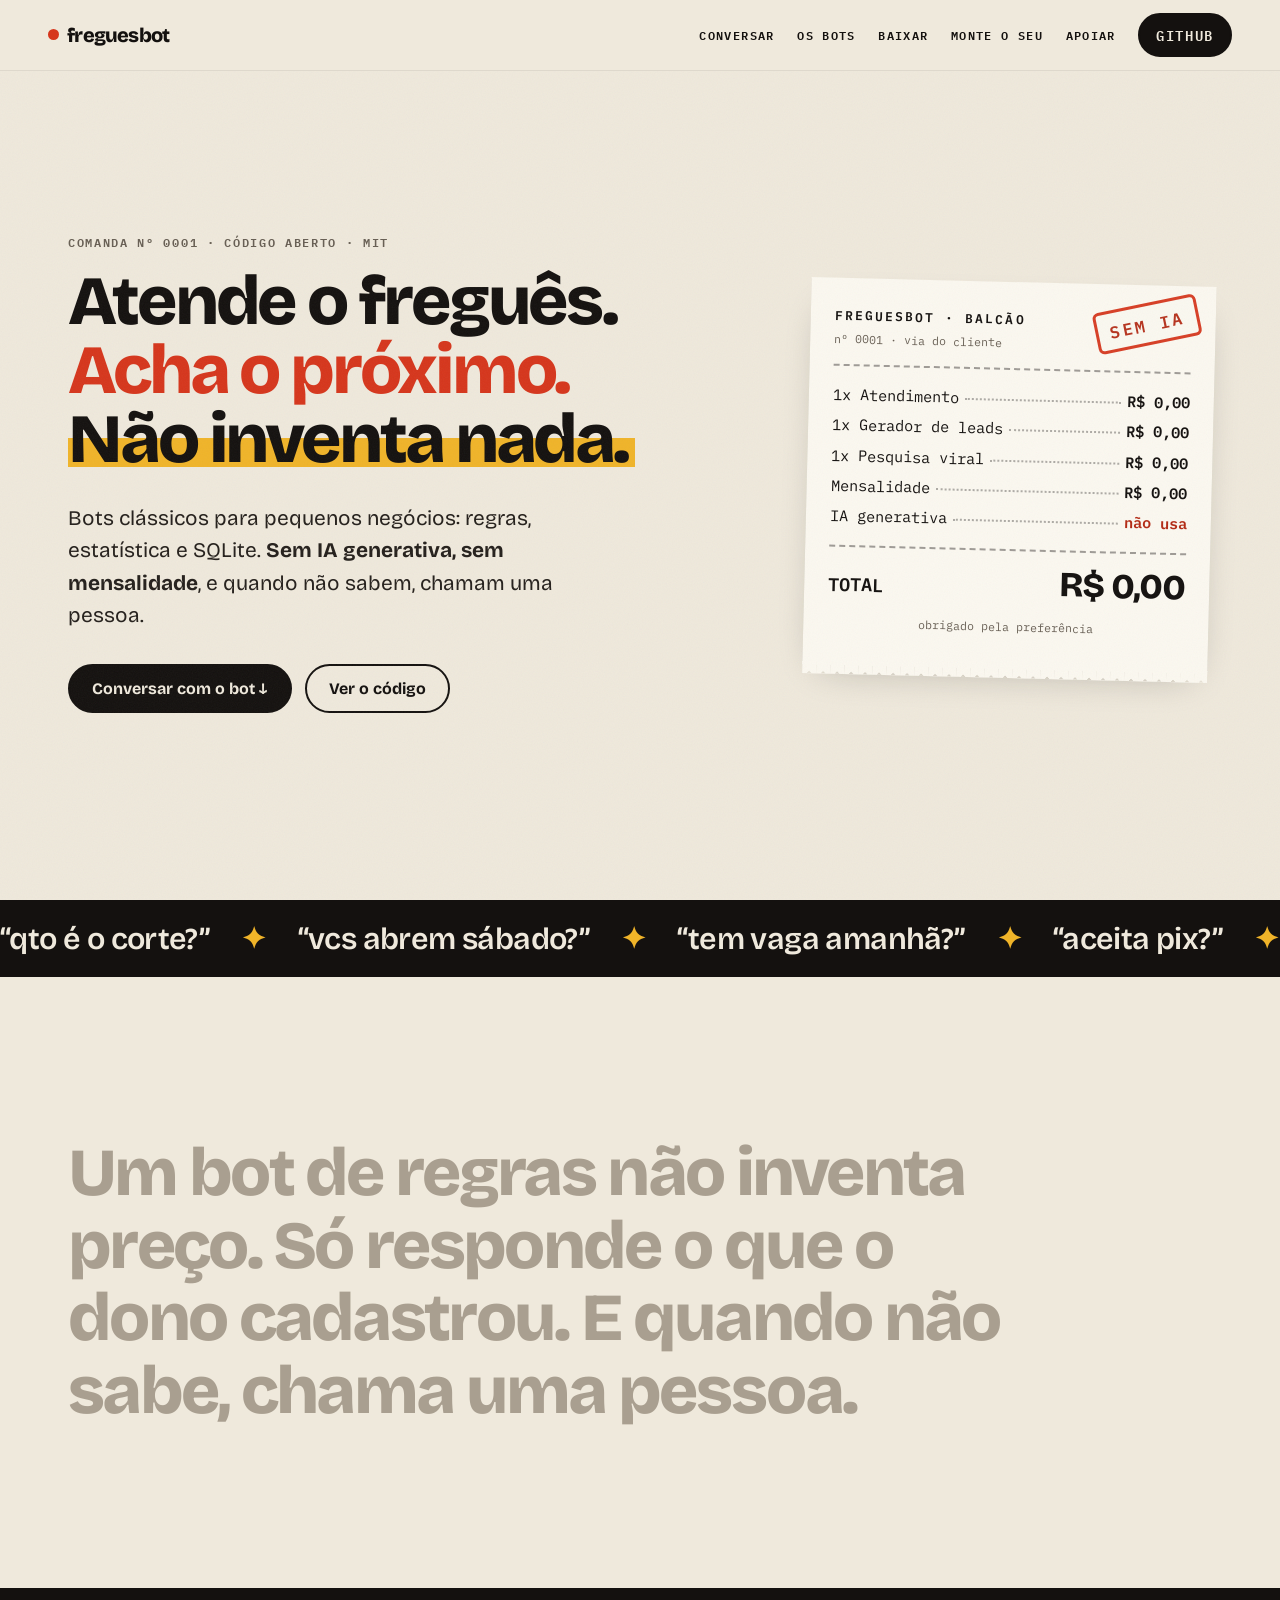
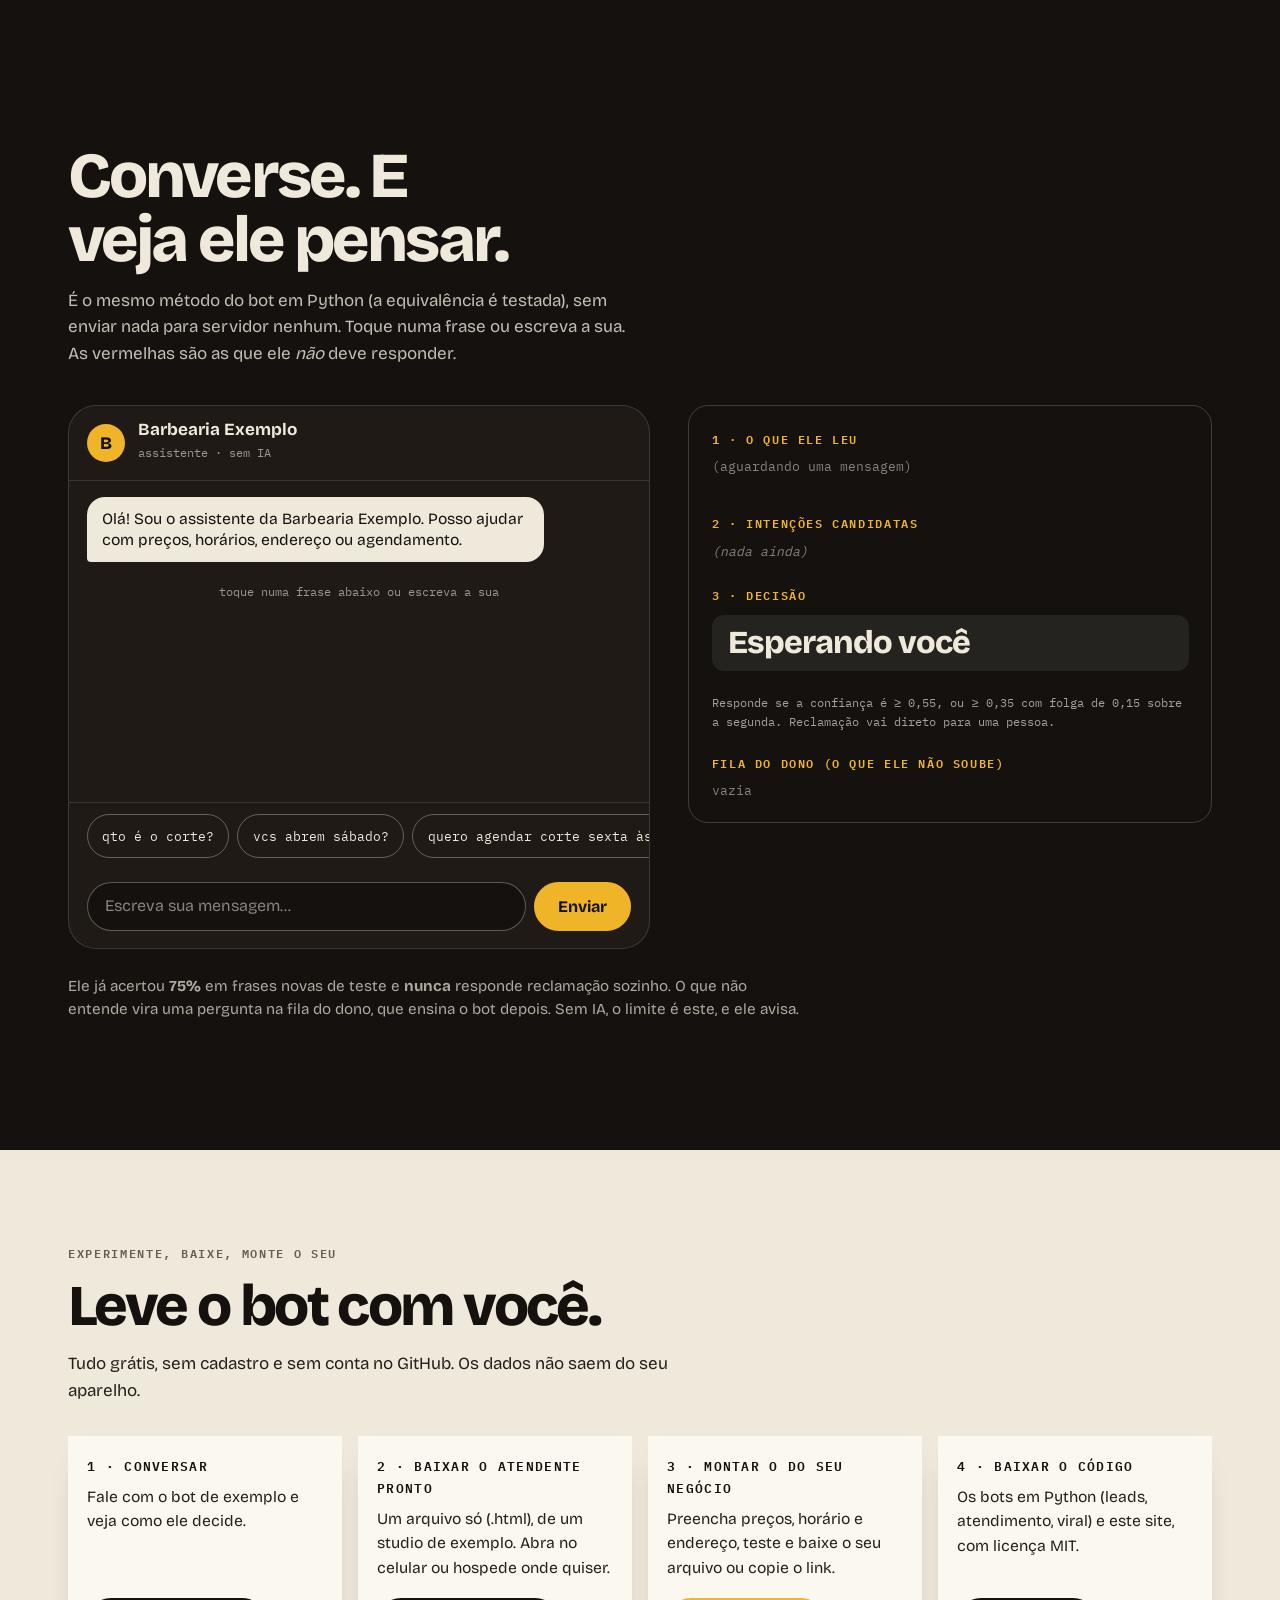
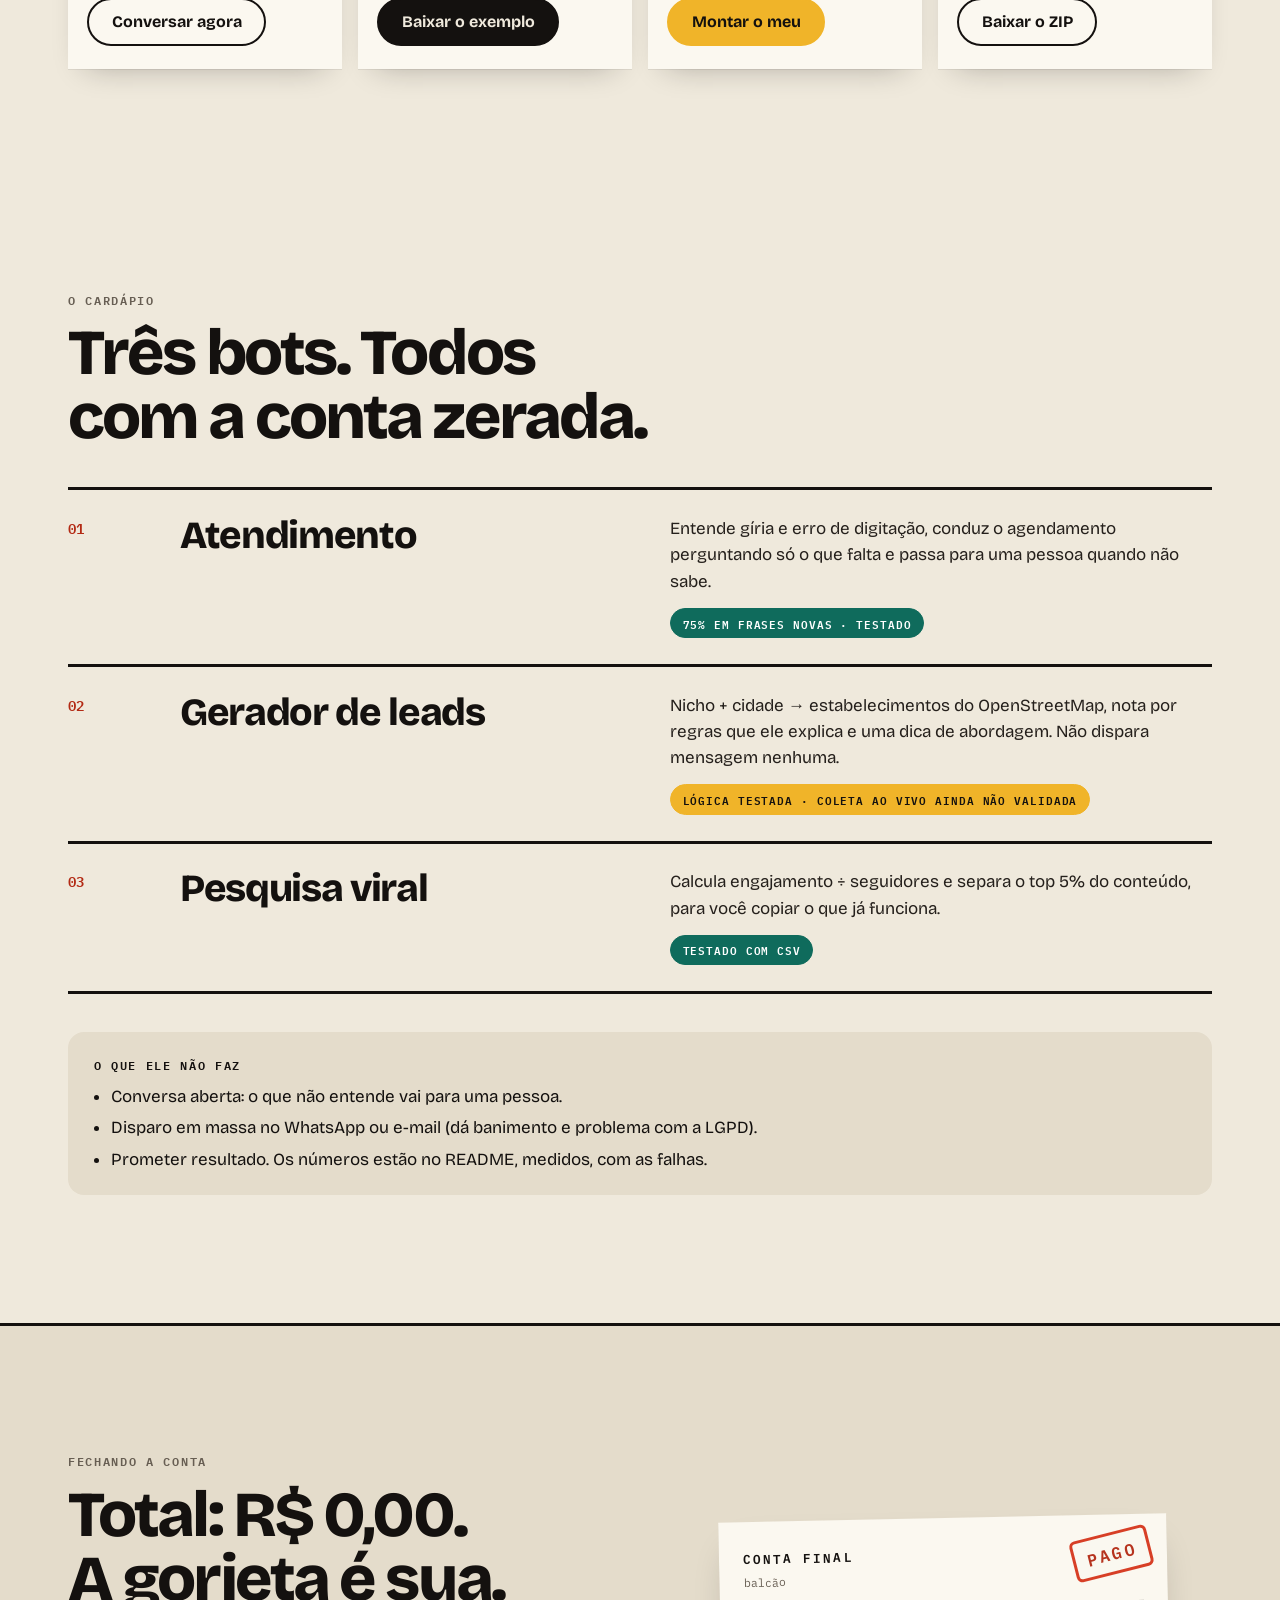
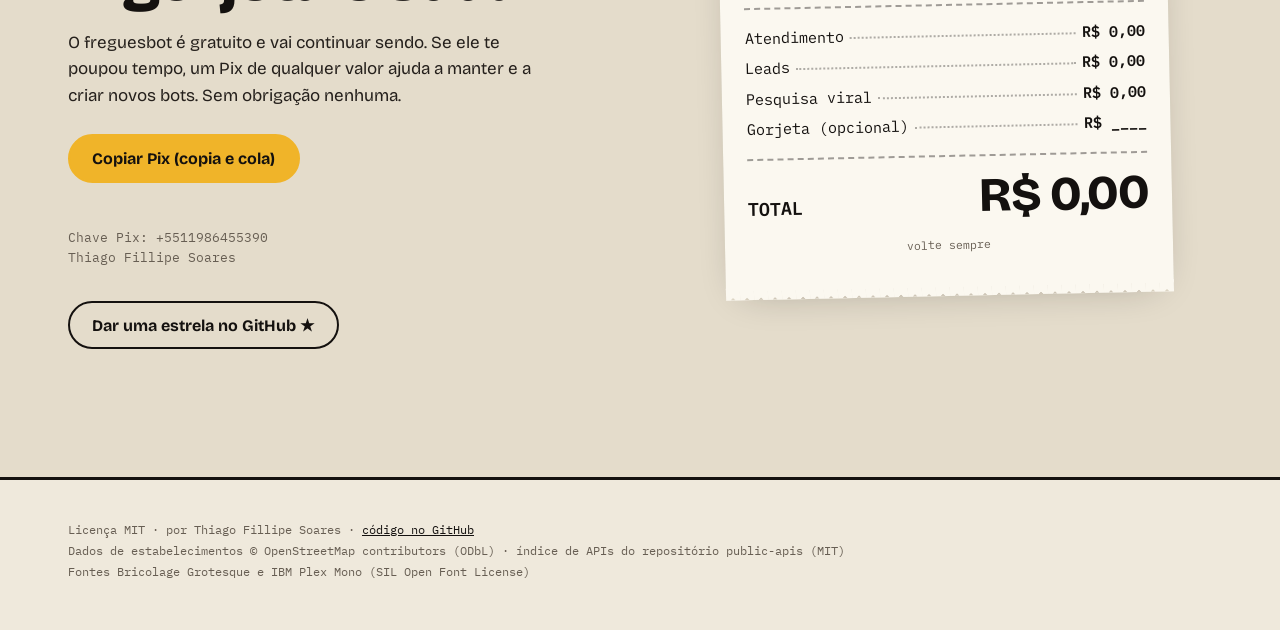
<file: index.html>
<!doctype html>
<html lang="pt-BR">
<head>
<meta charset="utf-8">
<title>freguesbot</title>
<meta http-equiv="refresh" content="0; url=docs/">
<link rel="canonical" href="https://thiagollipe-web.github.io/freguesbot/docs/">
<script>location.replace("docs/");</script>
</head>
<body><p>Redirecionando… <a href="docs/">abrir o freguesbot</a></p></body>
</html>
</file>
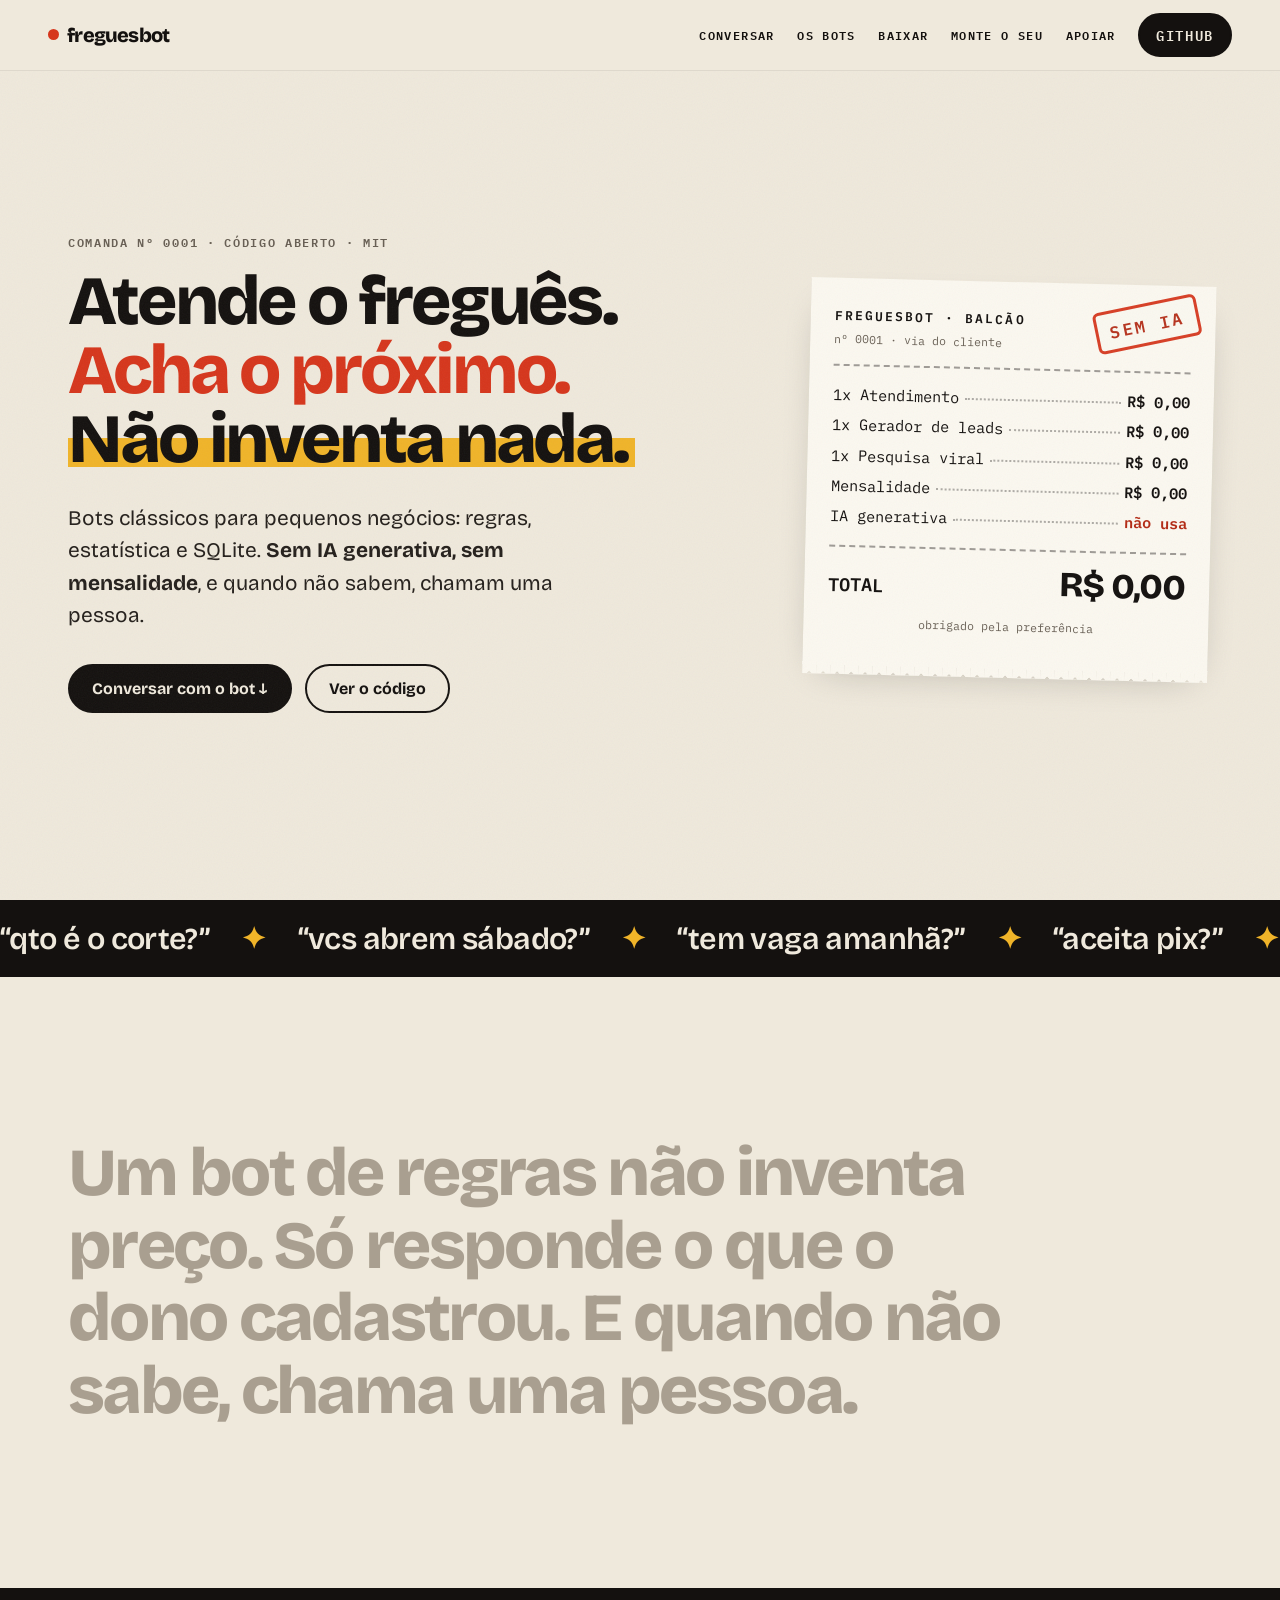
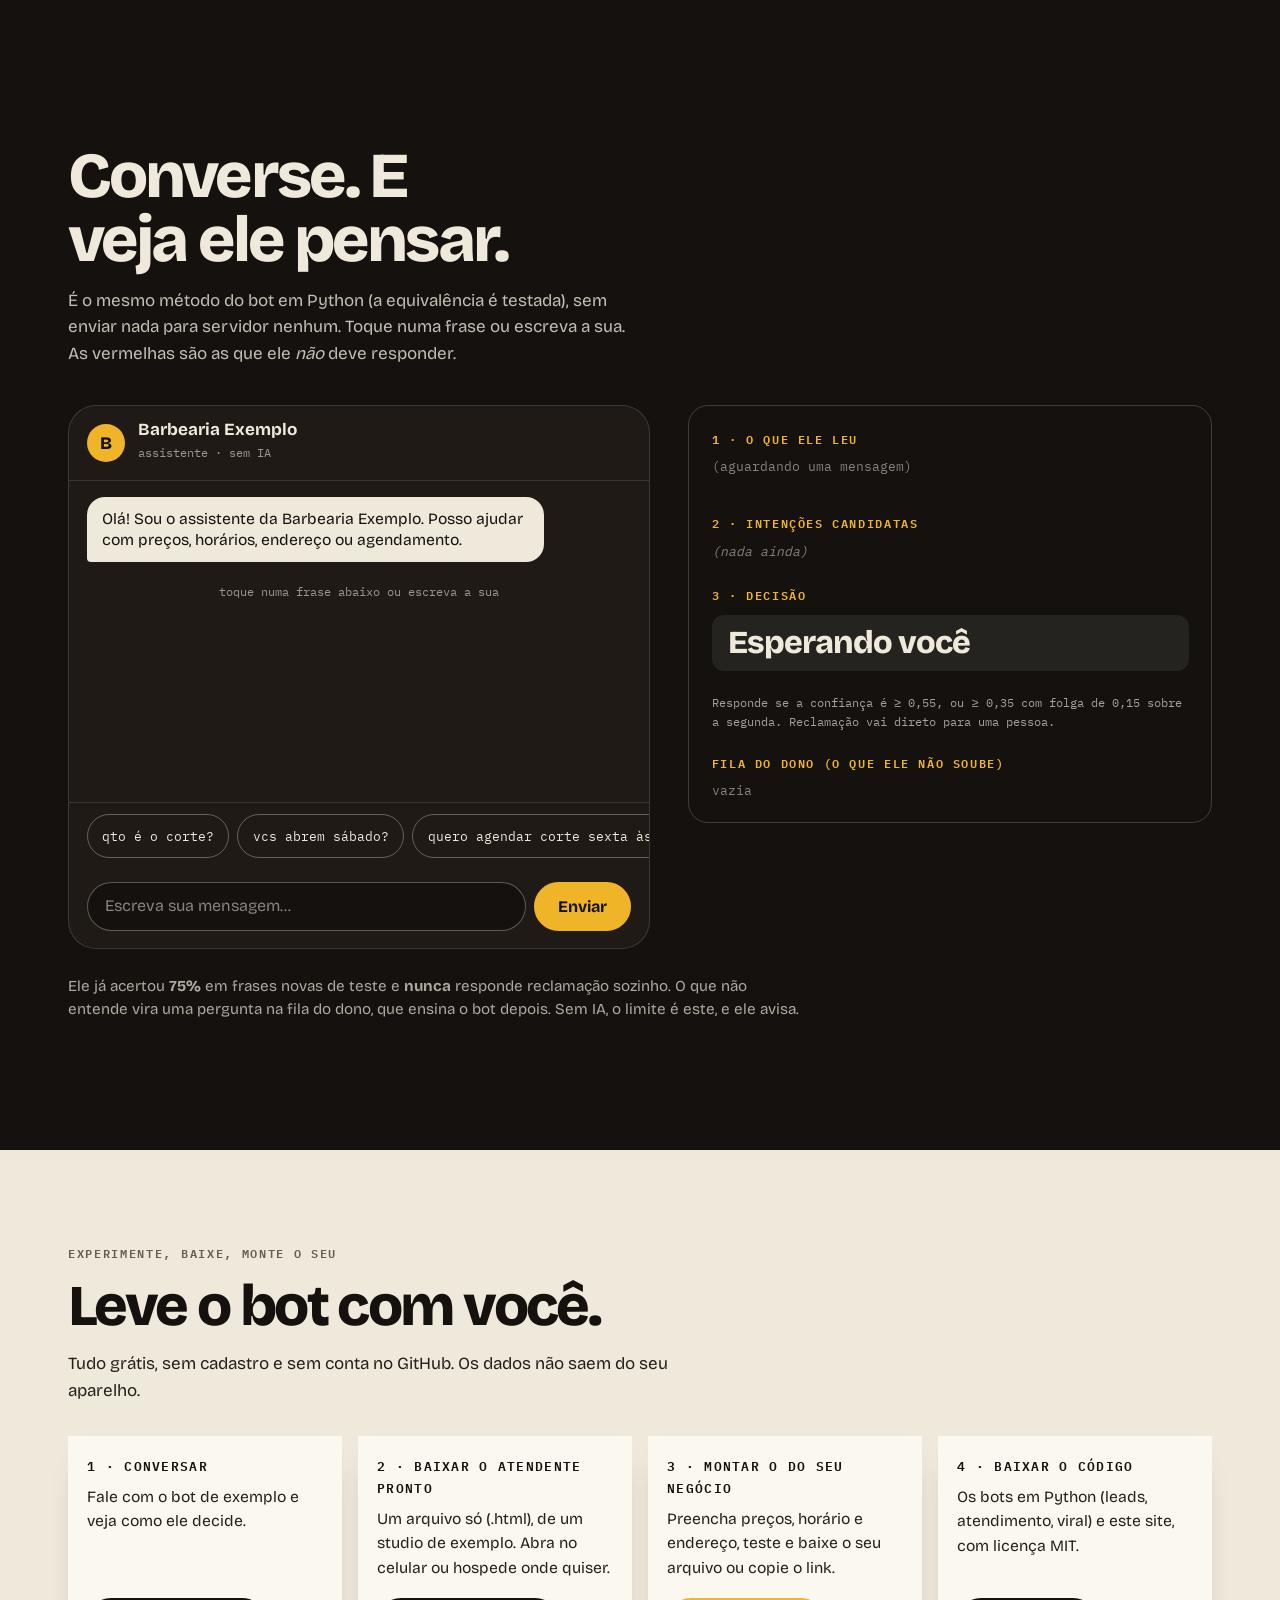
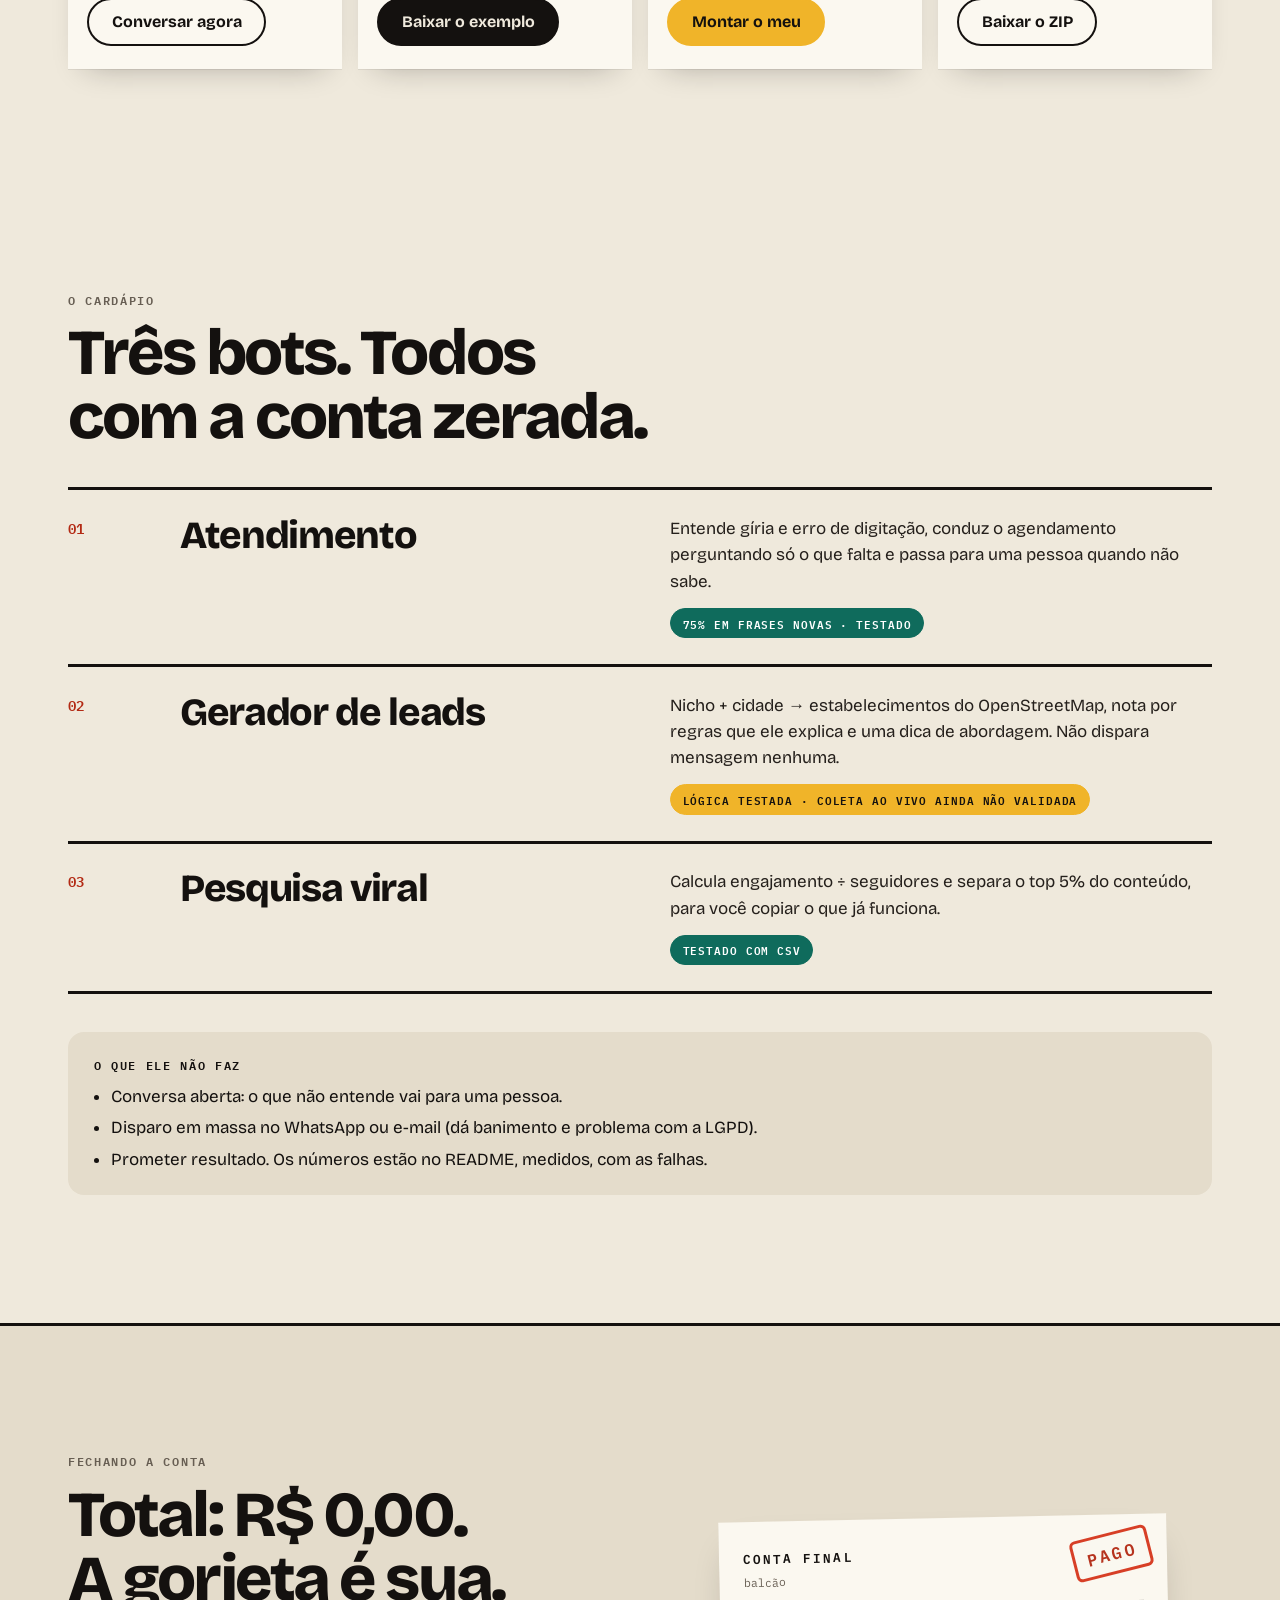
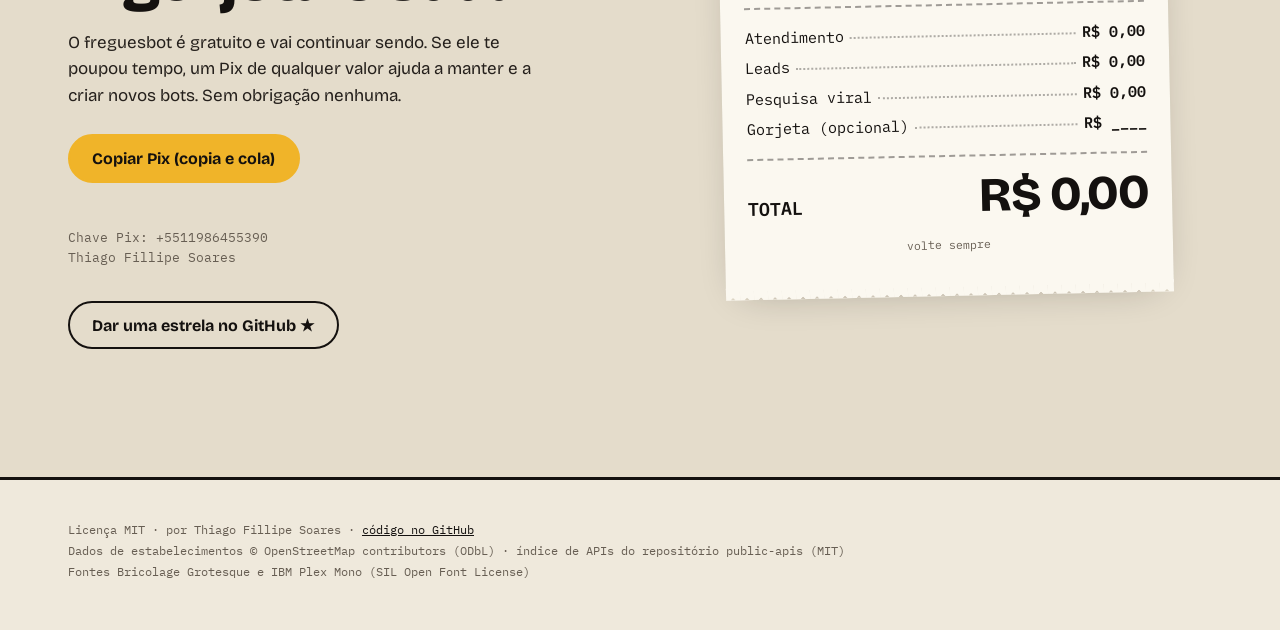
<file: docs/index.html>
<!doctype html>
<html lang="pt-BR">
<head>
<meta charset="utf-8">
<meta name="viewport" content="width=device-width, initial-scale=1">
<title>freguesbot — bots que atendem o balcão, sem IA e sem mensalidade</title>
<meta name="description" content="Bots clássicos em Python, código aberto: atendem clientes, acham leads e chamam uma pessoa quando não sabem. Sem IA generativa, sem mensalidade. Converse com um aqui.">
<meta name="theme-color" content="#efe9dc">
<meta property="og:title" content="freguesbot — bots que atendem o balcão">
<meta property="og:description" content="Sem IA generativa, sem mensalidade, código aberto. Converse com o bot na página.">
<meta property="og:type" content="website">
<meta property="og:image" content="https://thiagollipe-web.github.io/freguesbot/docs/og.png">
<meta name="twitter:card" content="summary_large_image">
<link rel="icon" href="data:image/svg+xml,%3Csvg xmlns='http://www.w3.org/2000/svg' viewBox='0 0 32 32'%3E%3Crect width='32' height='32' rx='8' fill='%2314110f'/%3E%3Ccircle cx='16' cy='16' r='6' fill='%23d6361c'/%3E%3C/svg%3E">
<link rel="preload" href="fonts/bricolage-grotesque-latin-wght-normal.woff2" as="font" type="font/woff2" crossorigin>
<link rel="stylesheet" href="style.css">
<script>document.documentElement.classList.add("js")</script>
</head>
<body>
<a class="skip" href="#demo">Ir para a demonstração</a>
<div class="bar" id="bar" aria-hidden="true"></div>

<header class="top">
  <a class="logo" href="#topo" aria-label="freguesbot, início"><i></i>freguesbot</a>
  <nav aria-label="Principal">
    <a class="nav-link" href="#demo">Conversar</a>
    <a class="nav-link" href="#bots">Os bots</a>
    <a class="nav-link" href="#baixar">Baixar</a>
    <a class="nav-link" href="montar.html">Monte o seu</a>
    <a class="nav-link" href="#apoio">Apoiar</a>
    <a class="btn mini" href="#" id="gh-top">GitHub</a>
  </nav>
</header>

<main id="topo">
  <section class="hero" aria-labelledby="h1">
    <div class="wrap">
      <div>
        <p class="eyebrow rv">Comanda nº 0001 · código aberto · MIT</p>
        <h1 id="h1">
          <span class="l"><span style="--d:.05s">Atende o freguês.</span></span>
          <span class="l t"><span style="--d:.18s">Acha o próximo.</span></span>
          <span class="l"><span class="m" style="--d:.31s">Não inventa nada.</span></span>
        </h1>
        <p class="lede rv" style="--d:.5s">Bots clássicos para pequenos negócios: regras, estatística e SQLite. <strong>Sem IA generativa, sem mensalidade</strong>, e quando não sabem, chamam uma pessoa.</p>
        <div class="cta rv" style="--d:.65s">
          <a class="btn" href="#demo" data-magnet>Conversar com o bot ↓</a>
          <a class="btn ghost" href="#" id="gh-hero" data-magnet>Ver o código</a>
        </div>
      </div>
      <section class="ticket" id="ticket1" aria-label="Comanda do freguesbot">
        <h2>freguesbot · balcão</h2>
        <p class="sub">nº 0001 · via do cliente</p>
        <ul>
          <li style="--d:.5s"><span>1x Atendimento</span><i aria-hidden="true"></i><b>R$ 0,00</b></li>
          <li style="--d:.65s"><span>1x Gerador de leads</span><i aria-hidden="true"></i><b>R$ 0,00</b></li>
          <li style="--d:.8s"><span>1x Pesquisa viral</span><i aria-hidden="true"></i><b>R$ 0,00</b></li>
          <li style="--d:.95s"><span>Mensalidade</span><i aria-hidden="true"></i><b>R$ 0,00</b></li>
          <li class="no" style="--d:1.1s"><span>IA generativa</span><i aria-hidden="true"></i><b>não usa</b></li>
        </ul>
        <p class="total"><span>TOTAL</span><b>R$ 0,00</b></p>
        <p class="foot">obrigado pela preferência</p>
        <span class="stamp" aria-hidden="true">SEM IA</span>
      </section>
    </div>
  </section>

  <section class="marquee" aria-label="Frases de clientes que o bot entende">
    <div class="track">
      <p>“qto é o corte?” <span>✦</span> “vcs abrem sábado?” <span>✦</span> “tem vaga amanhã?” <span>✦</span> “aceita pix?” <span>✦</span> “onde fica?” <span>✦</span> “quero marcar corte” <span>✦</span> “quanto sai a barba?” <span>✦</span></p>
      <p class="dup" aria-hidden="true">“qto é o corte?” <span>✦</span> “vcs abrem sábado?” <span>✦</span> “tem vaga amanhã?” <span>✦</span> “aceita pix?” <span>✦</span> “onde fica?” <span>✦</span> “quero marcar corte” <span>✦</span> “quanto sai a barba?” <span>✦</span></p>
    </div>
  </section>

  <section class="say wrap" id="say" aria-label="Por que sem IA">
    <p id="saytext" data-words="Um bot de regras não inventa preço. Só responde o que o dono cadastrou. E quando não sabe, chama uma pessoa.">Um bot de regras não inventa preço. Só responde o que o dono cadastrou. E quando não sabe, chama uma pessoa.</p>
  </section>

  <section class="demo" id="demo" aria-labelledby="demo-h">
    <div class="wrap">
      <p class="eyebrow rv">Demonstração ao vivo · roda no seu navegador</p>
      <h2 id="demo-h" class="rv">Converse. E veja ele pensar.</h2>
      <p class="intro rv">É o mesmo método do bot em Python (a equivalência é testada), sem enviar nada para servidor nenhum. Toque numa frase ou escreva a sua. As vermelhas são as que ele <em>não</em> deve responder.</p>

      <div class="stage">
        <div class="phone" id="phone" data-state="loading">
          <header><span class="av" aria-hidden="true">B</span><div><b>Barbearia Exemplo</b><span>assistente · sem IA</span></div></header>
          <div class="log" id="log" role="log" aria-live="polite" aria-label="Conversa com o bot"></div>
          <div class="chips" id="chips" aria-label="Sugestões de frases"></div>
          <form id="form" autocomplete="off">
            <label class="sr" for="msg">Sua mensagem</label>
            <input id="msg" name="msg" type="text" placeholder="Escreva sua mensagem…" maxlength="200" enterkeyhint="send" disabled>
            <button class="btn" type="submit" disabled>Enviar</button>
          </form>
        </div>

        <aside class="brain" aria-label="Como o bot decidiu">
          <div><h3>1 · O que ele leu</h3><div class="toks" id="toks" aria-live="polite"><em>(aguardando uma mensagem)</em></div></div>
          <div><h3>2 · Intenções candidatas</h3><div class="bars" id="bars"><em class="mono" style="color:#efe9dc88;font-size:.82rem">(nada ainda)</em></div></div>
          <div><h3>3 · Decisão</h3><div class="verdict" id="verdict" data-d="idle" aria-live="polite">Esperando você</div></div>
          <p class="rule">Responde se a confiança é ≥ 0,55, ou ≥ 0,35 com folga de 0,15 sobre a segunda. Reclamação vai direto para uma pessoa.</p>
          <div class="owner"><h3>Fila do dono (o que ele não soube)</h3><ol id="queue"><li style="list-style:none;margin-left:-1.1rem;color:#efe9dc88">vazia</li></ol></div>
        </aside>
      </div>
      <p class="note">Ele já acertou <strong>75%</strong> em frases novas de teste e <strong>nunca</strong> responde reclamação sozinho. O que não entende vira uma pergunta na fila do dono, que ensina o bot depois. Sem IA, o limite é este, e ele avisa.</p>
    </div>
  </section>

  <section class="make wrap" id="baixar" aria-labelledby="make-h">
    <p class="eyebrow rv">Experimente, baixe, monte o seu</p>
    <h2 id="make-h" class="rv">Leve o bot com você.</h2>
    <p class="rv">Tudo grátis, sem cadastro e sem conta no GitHub. Os dados não saem do seu aparelho.</p>
    <ul class="get">
      <li class="rv"><b>1 · Conversar</b><p>Fale com o bot de exemplo e veja como ele decide.</p><a class="btn ghost" href="#demo">Conversar agora</a></li>
      <li class="rv"><b>2 · Baixar o atendente pronto</b><p>Um arquivo só (.html), de um studio de exemplo. Abra no celular ou hospede onde quiser.</p><a class="btn" href="atendimento-exemplo.html" download="atendimento-exemplo.html">Baixar o exemplo</a></li>
      <li class="rv"><b>3 · Montar o do seu negócio</b><p>Preencha preços, horário e endereço, teste e baixe o seu arquivo ou copie o link.</p><a class="btn gold" href="montar.html">Montar o meu</a></li>
      <li class="rv"><b>4 · Baixar o código</b><p>Os bots em Python (leads, atendimento, viral) e este site, com licença MIT.</p><a class="btn ghost" id="zip" href="#">Baixar o ZIP</a></li>
    </ul>
  </section>

  <section class="bots wrap" id="bots" aria-labelledby="bots-h">
    <p class="eyebrow rv">O cardápio</p>
    <h2 id="bots-h" class="rv">Três bots. Todos com a conta zerada.</h2>
    <article class="item rv"><span class="n">01</span><h3>Atendimento</h3><div><p>Entende gíria e erro de digitação, conduz o agendamento perguntando só o que falta e passa para uma pessoa quando não sabe.</p><span class="chip ok">75% em frases novas · testado</span></div></article>
    <article class="item rv"><span class="n">02</span><h3>Gerador de leads</h3><div><p>Nicho + cidade → estabelecimentos do OpenStreetMap, nota por regras que ele explica e uma dica de abordagem. Não dispara mensagem nenhuma.</p><span class="chip half">lógica testada · coleta ao vivo ainda não validada</span></div></article>
    <article class="item rv"><span class="n">03</span><h3>Pesquisa viral</h3><div><p>Calcula engajamento ÷ seguidores e separa o top 5% do conteúdo, para você copiar o que já funciona.</p><span class="chip ok">testado com CSV</span></div></article>
    <div class="nots rv"><h3>O que ele não faz</h3><ul><li>Conversa aberta: o que não entende vai para uma pessoa.</li><li>Disparo em massa no WhatsApp ou e-mail (dá banimento e problema com a LGPD).</li><li>Prometer resultado. Os números estão no README, medidos, com as falhas.</li></ul></div>
  </section>

  <section class="pay" id="apoio" aria-labelledby="pay-h">
    <div class="wrap grid">
      <div>
        <p class="eyebrow rv">Fechando a conta</p>
        <h2 id="pay-h" class="rv">Total: R$ 0,00. A gorjeta é sua.</h2>
        <p class="l rv">O freguesbot é gratuito e vai continuar sendo. Se ele te poupou tempo, um Pix de qualquer valor ajuda a manter e a criar novos bots. Sem obrigação nenhuma.</p>
        <div class="pixbox rv" id="pixbox">
          <button class="btn gold" id="pixbtn" type="button">Copiar Pix (copia e cola)</button>
          <p class="status" id="pixstatus" role="status"></p>
          <p class="key" id="pixkey"></p>
          <textarea id="pixtext" class="hide" rows="4" readonly aria-label="Código Pix copia e cola"></textarea>
        </div>
        <div class="cta rv"><a class="btn ghost" href="#" id="gh-pay">Dar uma estrela no GitHub ★</a></div>
      </div>
      <section class="ticket" id="ticket2" aria-label="Conta final">
        <h3>conta final</h3>
        <p class="sub">balcão</p>
        <ul>
          <li style="--d:.1s"><span>Atendimento</span><i aria-hidden="true"></i><b>R$ 0,00</b></li>
          <li style="--d:.2s"><span>Leads</span><i aria-hidden="true"></i><b>R$ 0,00</b></li>
          <li style="--d:.3s"><span>Pesquisa viral</span><i aria-hidden="true"></i><b>R$ 0,00</b></li>
          <li style="--d:.4s"><span>Gorjeta (opcional)</span><i aria-hidden="true"></i><b>R$ ____</b></li>
        </ul>
        <p class="total"><span>TOTAL</span><b>R$ 0,00</b></p>
        <p class="foot">volte sempre</p>
        <span class="stamp" aria-hidden="true">PAGO</span>
      </section>
    </div>
  </section>
</main>

<footer>
  <div class="wrap">
    Licença MIT · por Thiago Fillipe Soares · <a href="#" id="gh-foot">código no GitHub</a><br>
    Dados de estabelecimentos © OpenStreetMap contributors (ODbL) · índice de APIs do repositório public-apis (MIT)<br>
    Fontes Bricolage Grotesque e IBM Plex Mono (SIL Open Font License)
  </div>
</footer>

<script src="config.js"></script>
<script src="pix.js"></script>
<script src="bot.js"></script>
<script src="app.js"></script>
</body>
</html>
</file>
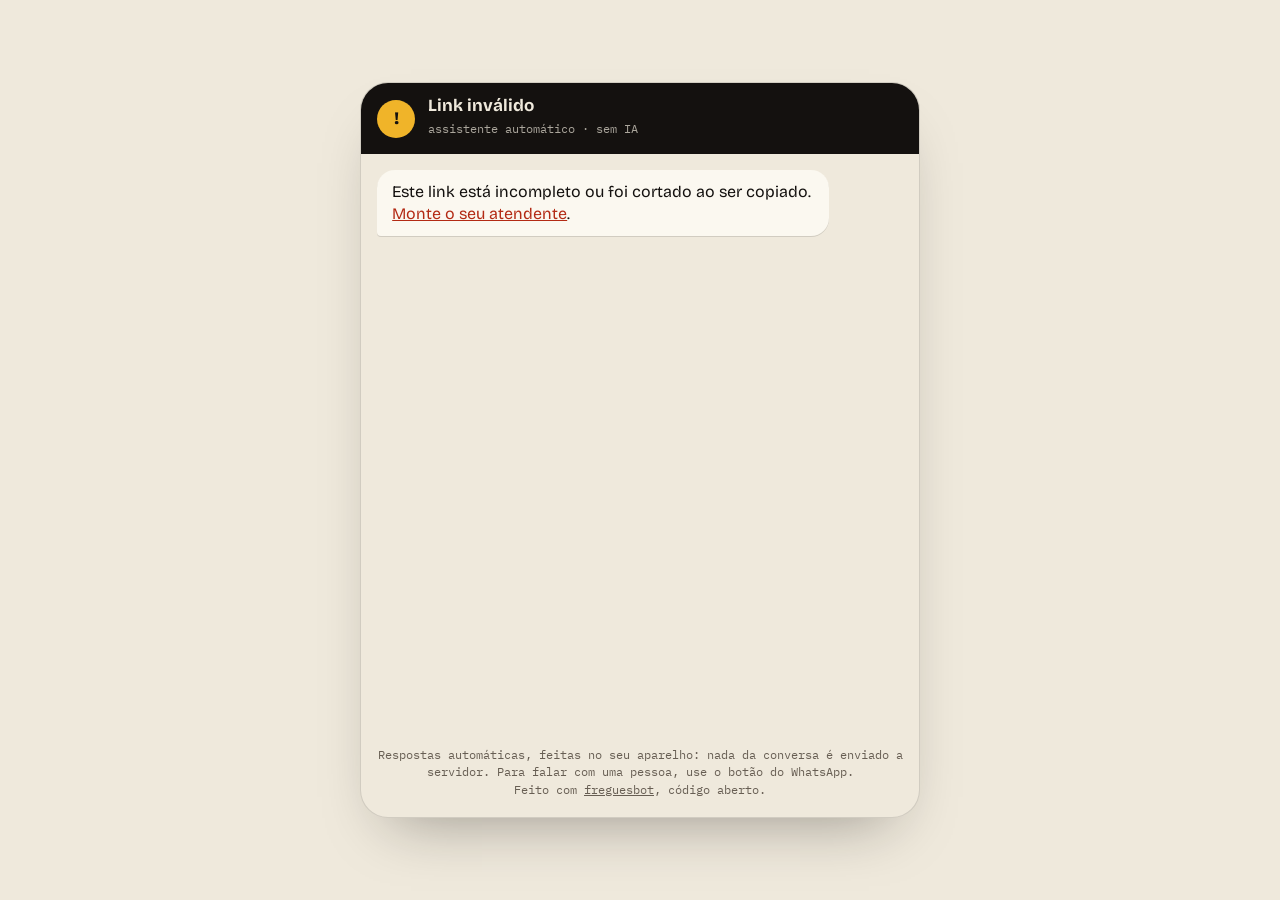
<file: docs/atender.html>
<!doctype html>
<html lang="pt-BR">
<head>
<meta charset="utf-8">
<meta name="viewport" content="width=device-width,initial-scale=1,viewport-fit=cover">
<title>Atendimento</title>
<meta name="robots" content="noindex">
<meta name="theme-color" content="#14110f">
<link rel="icon" href="data:,">
<link rel="stylesheet" href="tool.css">
</head>
<body class="cust">
<main class="chat" id="chat" aria-label="Atendimento automático">
  <header>
    <span class="av" id="av" aria-hidden="true">·</span>
    <div><b id="biz">Carregando…</b><span>assistente automático · sem IA</span></div>
    <a class="btn mini wa hide" id="wa-top" target="_blank" rel="noopener">WhatsApp</a>
  </header>
  <div class="log" id="log" role="log" aria-live="polite" aria-label="Conversa"></div>
  <div class="chips" id="chips" aria-label="Sugestões de perguntas"></div>
  <form id="form" autocomplete="off">
    <label class="sr" for="msg">Sua mensagem</label>
    <input id="msg" type="text" placeholder="Escreva sua mensagem…" maxlength="200" enterkeyhint="send" disabled>
    <button class="btn" type="submit" disabled>Enviar</button>
  </form>
  <p class="foot" id="foot">Respostas automáticas, feitas no seu aparelho: nada da conversa é enviado a servidor. Para falar com uma pessoa, use o botão do WhatsApp.<br>Feito com <a href="index.html" id="made">freguesbot</a>, código aberto.</p>
</main>
<script id="embed"></script>
<script src="kit.js"></script>
<script src="bot.js"></script>
<script src="chat.js"></script>
<script src="atender.js"></script>
</body>
</html>
</file>
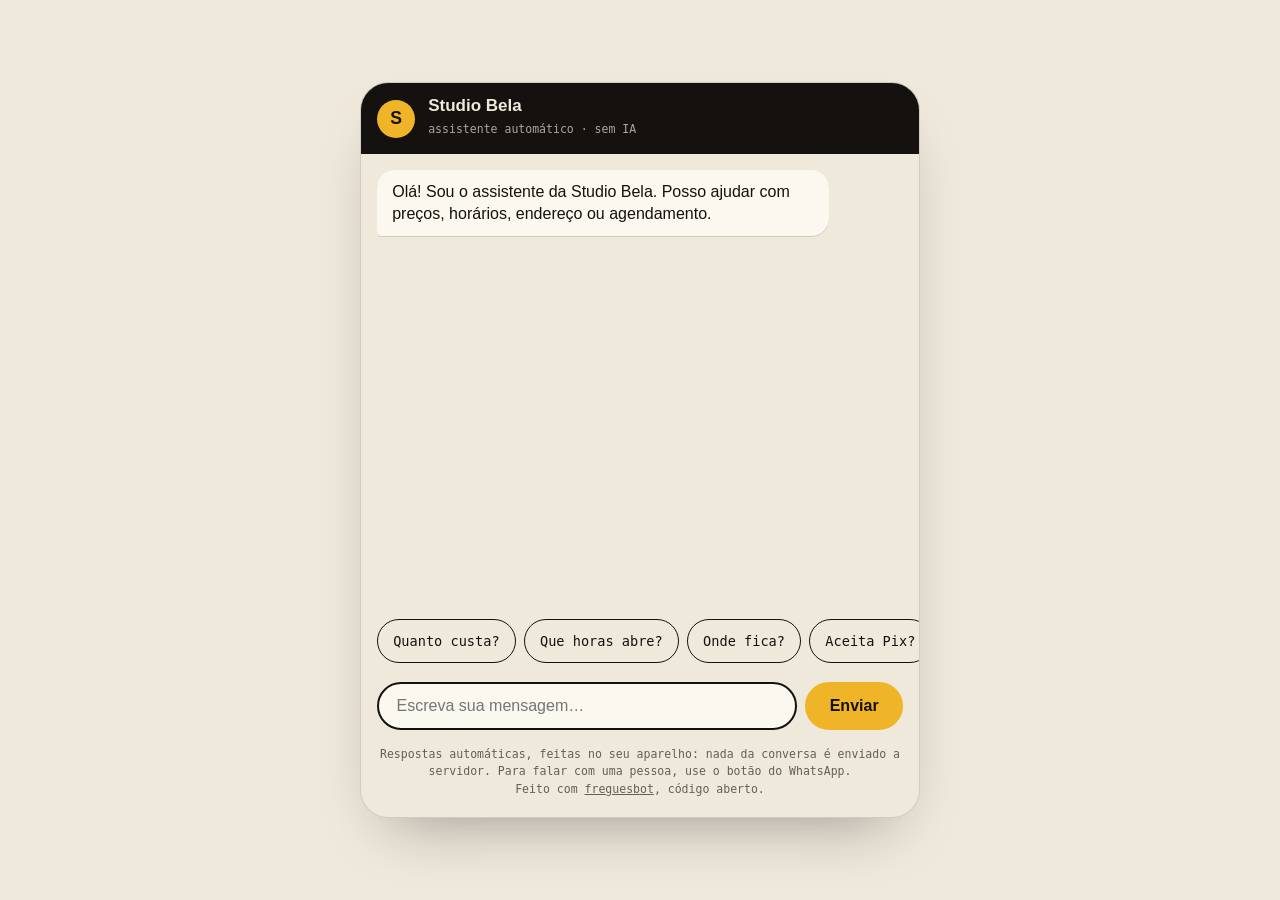
<file: docs/atendimento-exemplo.html>
<!doctype html>
<html lang="pt-BR">
<head>
<meta charset="utf-8">
<meta name="viewport" content="width=device-width,initial-scale=1,viewport-fit=cover">
<title>Atendimento</title>
<meta name="robots" content="noindex">
<meta name="theme-color" content="#14110f">
<link rel="icon" href="data:,">
<style>/* Montador e atendimento do freguesbot. Autônomo: serve também dentro do arquivo .html baixado. */



:root{--paper:#efe9dc;--paper2:#e4dccb;--ink:#14110f;--ink2:#25201c;--receipt:#fbf8f0;--tomato:#d6361c;--tomato-d:#b32a14;--mustard:#f0b429;--teal:#0f6b5c;--mute:#675e53;
  --display:"Bricolage","Helvetica Neue",Arial,sans-serif;--mono:"Plex Mono",ui-monospace,Menlo,Consolas,monospace;--pad:clamp(1.1rem,4vw,3rem);--ease:cubic-bezier(.2,.7,.1,1)}
*{box-sizing:border-box;margin:0}
html{-webkit-text-size-adjust:100%;overflow-x:clip}
body{background:var(--paper);color:var(--ink);font:400 1.0625rem/1.55 var(--display);overflow-x:hidden}
a{color:inherit}button{font:inherit;color:inherit;cursor:pointer}
:focus-visible{outline:3px solid var(--tomato);outline-offset:3px;border-radius:4px}
.sr{position:absolute;width:1px;height:1px;overflow:hidden;clip:rect(0 0 0 0);white-space:nowrap}
.hide{display:none!important}
.eyebrow{font:600 .75rem/1.3 var(--mono);letter-spacing:.14em;text-transform:uppercase;color:var(--mute)}
.btn{display:inline-flex;align-items:center;justify-content:center;gap:.6rem;min-height:48px;padding:.8rem 1.4rem;border-radius:999px;border:2px solid var(--ink);background:var(--ink);color:var(--paper);font:700 1rem var(--display);text-decoration:none;transition:background .2s,color .2s}
.btn:hover{background:var(--tomato);border-color:var(--tomato)}
.btn:disabled{opacity:.45;cursor:not-allowed}.btn:disabled:hover{background:var(--ink);border-color:var(--ink)}
.btn.ghost{background:transparent;color:var(--ink)}.btn.ghost:hover{background:var(--ink);color:var(--paper);border-color:var(--ink)}
.btn.mini{min-height:44px;padding:.5rem 1rem;font-size:.9rem}
.btn.gold{background:var(--mustard);border-color:var(--mustard);color:var(--ink)}.btn.gold:hover{background:var(--paper);border-color:var(--ink)}
.btn.wa{background:var(--teal);border-color:var(--teal);color:#fff}.btn.wa:hover{background:#0b5246;border-color:#0b5246}

/* chat (claro): cliente e teste do dono */
.chat{background:var(--paper);display:flex;flex-direction:column;min-height:0;min-width:0}
.chat header{display:flex;align-items:center;gap:.8rem;padding:.8rem 1rem;background:var(--ink);color:var(--paper)}
.chat header>div{flex:1;min-width:0}
.chat .av{flex:none;width:2.4rem;height:2.4rem;border-radius:50%;background:var(--mustard);color:var(--ink);display:grid;place-items:center;font:800 1.1rem var(--display)}
.chat header b{display:block;font-weight:700;line-height:1.15;overflow-wrap:anywhere}
.chat header span:not(.av){font:400 .72rem var(--mono);color:#efe9dcb0}
.log{flex:1;overflow-y:auto;padding:1rem;display:flex;flex-direction:column;gap:.7rem}
.msg{max-width:86%;padding:.65rem .95rem;border-radius:18px;font-size:1rem;line-height:1.4;overflow-wrap:anywhere;animation:pop .25s var(--ease)}
.msg.bot{background:var(--receipt);box-shadow:0 1px 0 #14110f22;border-bottom-left-radius:4px;align-self:flex-start}
.msg.me{background:var(--mustard);border-bottom-right-radius:4px;align-self:flex-end}
.msg.human{background:var(--receipt);box-shadow:0 1px 0 #14110f22;border-left:5px solid var(--tomato);align-self:flex-start}
.msg small{display:block;font:600 .66rem var(--mono);letter-spacing:.1em;text-transform:uppercase;color:var(--tomato-d);margin-bottom:.2rem}
.msg.sys{align-self:center;background:transparent;color:var(--mute);font:400 .8rem var(--mono);text-align:center;max-width:100%}
.msg .btn{display:flex;margin-top:.6rem}
.msg a:not(.btn){color:var(--tomato-d)}
.dots{display:inline-flex;gap:.25rem;padding:.2rem 0}.dots i{width:.45rem;height:.45rem;border-radius:50%;background:var(--ink);opacity:.35;animation:blink 1s infinite}
.dots i:nth-child(2){animation-delay:.15s}.dots i:nth-child(3){animation-delay:.3s}
@keyframes blink{50%{opacity:1}}@keyframes pop{from{opacity:0;transform:translateY(8px)}}
.chips{display:flex;gap:.5rem;overflow-x:auto;padding:.6rem 1rem;scrollbar-width:thin}
.chips:empty{display:none}
.chips button{flex:none;min-height:44px;padding:.4rem .95rem;border-radius:999px;border:1.5px solid var(--ink);background:transparent;font:400 .85rem var(--mono);transition:background .2s,color .2s}
.chips button:hover{background:var(--ink);color:var(--paper)}
.chat form{display:flex;gap:.5rem;padding:.6rem 1rem 1rem}
.chat input{flex:1;min-width:0;min-height:48px;border-radius:999px;border:2px solid var(--ink);background:var(--receipt);padding:0 1.1rem;font:inherit;font-size:1rem}
.chat form .btn{background:var(--mustard);border-color:var(--mustard);color:var(--ink)}.chat form .btn:hover{background:var(--ink);border-color:var(--ink);color:var(--paper)}
.chat .foot{font:400 .72rem/1.5 var(--mono);color:var(--mute);padding:0 1rem 1.2rem;text-align:center}

/* página do cliente: ocupa a tela no celular, vira cartão no desktop */
.cust{min-height:100dvh;display:grid;grid-template-columns:minmax(0,1fr);place-items:stretch}
.cust .chat{height:100dvh;max-width:560px;width:100%;margin:0 auto}
@media(min-width:700px){.cust{padding:2rem 1rem;place-items:center}.cust .chat{height:min(46rem,calc(100dvh - 4rem));border-radius:28px;overflow:hidden;box-shadow:0 30px 60px -30px #14110f66;border:1px solid #14110f22}}

/* montador */
.top{position:sticky;top:0;z-index:50;display:flex;align-items:center;justify-content:space-between;gap:1rem;padding:.8rem var(--pad);background:color-mix(in srgb,var(--paper) 93%,transparent);backdrop-filter:blur(10px);-webkit-backdrop-filter:blur(10px);border-bottom:1px solid #14110f14}
.logo{font:800 1.25rem/1 var(--display);letter-spacing:-.04em;text-decoration:none;display:flex;align-items:center;gap:.5rem}
.logo i{width:.7rem;height:.7rem;border-radius:50%;background:var(--tomato)}
.wrap{max-width:1240px;margin:0 auto;padding:0 var(--pad)}
.head{padding:clamp(2rem,6vw,4rem) 0 1.4rem}
.head h1{font:800 clamp(2.1rem,7vw,3.8rem)/.98 var(--display);letter-spacing:-.045em;margin:.7rem 0 1rem;max-width:18ch;text-wrap:balance}
.head p{max-width:40rem;color:var(--ink2)}
.head .row{display:flex;flex-wrap:wrap;gap:.6rem;margin-top:1.2rem}
.build{display:grid;grid-template-columns:minmax(0,1fr);gap:2rem;padding-bottom:4rem}
@media(min-width:1000px){.build{grid-template-columns:minmax(0,1.1fr) minmax(0,.9fr);gap:3rem;align-items:start}.side{position:sticky;top:5rem}}
fieldset{border:0;padding:0;min-width:0}
.card{background:var(--receipt);padding:1.4rem 1.3rem 1.6rem;box-shadow:0 1px 0 #0001,0 14px 30px -18px #14110f55;margin-bottom:1.4rem;position:relative}
.card legend{float:left;width:100%;font:600 .8rem var(--mono);letter-spacing:.14em;text-transform:uppercase;padding:0 0 .9rem;margin-bottom:.4rem;border-bottom:2px dashed #14110f55}
.card legend+*{clear:both}
.hint{font:400 .82rem/1.5 var(--mono);color:var(--mute);margin:.3rem 0 .9rem}
label{display:block;font-weight:700;font-size:.95rem;margin:.9rem 0 .3rem}
.field,textarea,select{width:100%;min-height:48px;border-radius:10px;border:2px solid var(--ink);background:#fff;padding:.6rem .8rem;font:inherit;font-size:1rem;color:var(--ink)}
textarea{min-height:5.2rem;resize:vertical;line-height:1.45}
.field::placeholder,textarea::placeholder{color:#8a8072}
.rows{display:grid;gap:.7rem;margin-top:.4rem}
.rowx{display:grid;grid-template-columns:1fr 7.2rem 48px;gap:.5rem;align-items:center}
.rowx .field{min-width:0}
.rm{width:48px;height:48px;border-radius:50%;border:2px solid var(--ink);background:transparent;font-size:1.3rem;line-height:1}
.rm:hover{background:var(--tomato);border-color:var(--tomato);color:#fff}
.faq{display:grid;gap:.4rem;padding:.9rem;border:2px dashed #14110f66;border-radius:12px;position:relative}
.faq label{margin:.3rem 0 .2rem}
.faq .rm{justify-self:end}
.add{margin-top:.8rem}
.side .chat{height:30rem;border-radius:22px;overflow:hidden;border:2px solid var(--ink);margin-bottom:1rem}
.panel{background:var(--paper2);border-radius:14px;padding:1rem 1.1rem;margin-bottom:1rem}
.panel h2{font:600 .75rem var(--mono);letter-spacing:.14em;text-transform:uppercase;margin-bottom:.6rem}
.issues{list-style:none;padding:0;display:grid;gap:.4rem;font-size:.92rem}
.issues li{padding-left:1.4rem;position:relative}
.issues li::before{content:"✕";position:absolute;left:0;color:var(--tomato-d);font-weight:800}
.issues li.w::before{content:"!";color:#8a6100}
.issues li.ok::before{content:"✓";color:var(--teal)}
.linkbox{display:grid;gap:.6rem}
.linkbox input{font:400 .8rem var(--mono);overflow:hidden;text-overflow:ellipsis}
.linkbox .row{display:flex;flex-wrap:wrap;gap:.5rem}
.status{font:600 .85rem var(--mono);min-height:1.3rem;color:var(--teal)}.status.err{color:var(--tomato-d)}
.queue{list-style:none;padding:0;display:grid;gap:.5rem}
.queue li{display:flex;gap:.6rem;align-items:center;justify-content:space-between;font-size:.92rem}
.queue li span{overflow-wrap:anywhere}
.queue .btn{flex:none}
.small{font:400 .78rem/1.6 var(--mono);color:var(--mute)}
footer.f{padding:2rem 0 3rem;border-top:3px solid var(--ink);font:400 .78rem/1.7 var(--mono);color:var(--mute)}
@media(prefers-reduced-motion:reduce){*,*::before,*::after{animation:none!important;transition:none!important}}
@media(max-width:480px){.rowx{grid-template-columns:1fr 6rem 44px}.rm{width:44px;height:44px}}
</style>
</head>
<body class="cust">
<main class="chat" id="chat" aria-label="Atendimento automático">
  <header>
    <span class="av" id="av" aria-hidden="true">·</span>
    <div><b id="biz">Carregando…</b><span>assistente automático · sem IA</span></div>
    <a class="btn mini wa hide" id="wa-top" target="_blank" rel="noopener">WhatsApp</a>
  </header>
  <div class="log" id="log" role="log" aria-live="polite" aria-label="Conversa"></div>
  <div class="chips" id="chips" aria-label="Sugestões de perguntas"></div>
  <form id="form" autocomplete="off">
    <label class="sr" for="msg">Sua mensagem</label>
    <input id="msg" type="text" placeholder="Escreva sua mensagem…" maxlength="200" enterkeyhint="send" disabled>
    <button class="btn" type="submit" disabled>Enviar</button>
  </form>
  <p class="foot" id="foot">Respostas automáticas, feitas no seu aparelho: nada da conversa é enviado a servidor. Para falar com uma pessoa, use o botão do WhatsApp.<br>Feito com <a href="index.html" id="made">freguesbot</a>, código aberto.</p>
</main>
<script>window.FREGUES_TOKEN="[base64]"</script>
<script>// Kit do atendente: transforma o formulário do dono numa config para o bot (bot.js),
// e leva essa config dentro do link (#c=...), sem servidor. Testado em docs/kit.test.mjs.
(function (root) {
  const LIM = { nome: 60, texto: 300, resp: 500, perg: 400, servicos: 30, faqs: 20, linhas: 8 };
  const VAZIO = () => ({ nome: "", horario: "", endereco: "", pagamento: "", whats: "", handoff: "", servicos: [], faqs: [] });

  const EXEMPLO = () => ({
    nome: "Studio Bela",
    horario: "Terça a sábado, das 9h às 19h. Domingo e segunda fechado.",
    endereco: "Rua das Palmeiras, 85, Centro",
    pagamento: "Aceitamos Pix, cartão de débito e crédito e dinheiro.",
    whats: "",
    handoff: "",
    servicos: [{ nome: "manicure", preco: "35" }, { nome: "pedicure", preco: "40" }, { nome: "unha em gel", preco: "120" }, { nome: "design de sobrancelha", preco: "30,50" }],
    faqs: [{ perguntas: "tem estacionamento\nonde estaciono\ntem vaga de carro", resposta: "Temos estacionamento gratuito na frente do studio." }],
  });

  const clamp = (s, n) => String(s == null ? "" : s).replace(/\s+/g, " ").trim().slice(0, n);

  function parsePreco(v) {
    let s = String(v == null ? "" : v).replace(/R\$|\s/gi, "");
    if (!s) return null;
    s = s.includes(",") ? s.replace(/\./g, "").replace(",", ".") : s;
    if (!/^\d+(\.\d{1,2})?$/.test(s)) return null;
    const n = parseFloat(s);
    return n >= 0 && n < 1e6 ? n : null;
  }
  const brl = (n) => "R$ " + (Number.isInteger(n) ? String(n) : n.toFixed(2).replace(".", ","));

  function normWhats(v) {
    const d = String(v || "").replace(/\D/g, "");
    if (/^\d{10,11}$/.test(d)) return "55" + d;
    if (/^55\d{10,11}$/.test(d)) return d;
    return "";
  }
  const waLink = (whats, texto) => {
    const n = normWhats(whats);
    return n ? "https://wa.me/" + n + "?text=" + encodeURIComponent(texto) : "";
  };

  function servicosValidos(form) {
    const vistos = new Set(), out = [];
    for (const s of form.servicos || []) {
      const nome = clamp(s && s.nome, LIM.nome).toLowerCase(), p = parsePreco(s && s.preco);
      if (!nome || p === null || nome === "__proto__" || vistos.has(nome)) continue;
      vistos.add(nome); out.push([nome, p]);
    }
    return out.slice(0, LIM.servicos);
  }
  const linhas = (t) => String(t || "").split(/\n/).map((x) => clamp(x, 120)).filter(Boolean).slice(0, LIM.linhas);

  function validate(form) {
    const errors = [], warnings = [];
    if (!clamp(form.nome, LIM.nome)) errors.push("Falta o nome do negócio.");
    const dadosServ = (form.servicos || []).filter((s) => s && (clamp(s.nome, 5) || clamp(s.preco, 5)));
    const validos = servicosValidos(form);
    if (!validos.length) errors.push("Cadastre pelo menos um serviço com nome e preço (ex.: corte, 40).");
    else if (validos.length < dadosServ.length) warnings.push("Algum serviço ficou de fora: confira se tem nome, preço em números e se não repete.");
    if (!normWhats(form.whats)) warnings.push(clamp(form.whats, 20) ? "O WhatsApp parece incompleto (use DDD + número)." : "Sem WhatsApp, o cliente não tem como chegar até você quando o bot não souber. Coloque o seu.");
    if (!clamp(form.horario, LIM.texto)) warnings.push("Sem horário: perguntas sobre horário vão direto para você.");
    if (!clamp(form.endereco, LIM.texto)) warnings.push("Sem endereço: perguntas sobre onde fica vão direto para você.");
    (form.faqs || []).forEach((f, i) => {
      const ex = linhas(f && f.perguntas).length, tem = clamp(f && f.resposta, LIM.resp);
      if ((ex || tem) && (!ex || !tem)) warnings.push(`Pergunta extra ${i + 1}: faltou ${ex ? "a resposta" : "escrever como o cliente pergunta"}.`);
      else if (ex === 1) warnings.push(`Pergunta extra ${i + 1}: com 3 jeitos de perguntar o bot acerta mais.`);
    });
    return { errors, warnings };
  }

  const comServico = (serv, moldes) => serv.flatMap(([nome]) => moldes.map((m) => m.replace("{s}", nome)));

  function buildConfig(form) {
    const serv = servicosValidos(form);
    const nome = clamp(form.nome, LIM.nome);
    const whats = normWhats(form.whats);
    const handoff = clamp(form.handoff, 200) ||
      (whats ? "Essa eu prefiro deixar com uma pessoa da equipe. Toque em “Falar no WhatsApp” que eu já levo a sua dúvida."
             : `Essa eu não sei responder. Fale direto com a equipe da ${nome}.`);
    const horario = clamp(form.horario, LIM.texto), endereco = clamp(form.endereco, LIM.texto), pagamento = clamp(form.pagamento, LIM.texto);
    const tabela = "Nossos preços: " + serv.map(([n, p]) => `${n}: ${brl(p)}`).join("; ") + ".";

    const intents = {
      saudacao: { examples: ["oi", "ola", "bom dia", "boa tarde", "boa noite", "e ai", "opa tudo bem", "tudo bem", "oi tudo bem", "ola tudo bem"],
                  answers: [`Olá! Sou o assistente da ${nome}. Posso ajudar com preços, horários, endereço ou agendamento.`] },
      preco: { examples: ["quanto custa", "o valor", "o preco", "quanto cobra", "os precos", "valores", "tabela de precos", "quanto fica", "quanto sai", "preco dos servicos"]
                 .concat(comServico(serv, ["quanto custa {s}", "valor do {s}", "quanto fica {s}"])),
               answers: [tabela] },
      servicos: { examples: ["quais servicos voces fazem", "o que voces oferecem", "o que voces fazem", "quais os servicos"].concat(comServico(serv, ["fazem {s}", "tem {s}", "voces fazem {s}"])),
                  answers: [`Nossos serviços: ${serv.map(([n]) => n).join(", ")}.`] },
      agendar: { examples: ["quero agendar", "quero marcar", "tem vaga hoje", "da pra marcar para amanha", "queria agendar", "tem vaga livre", "quero reservar", "queria marcar um atendimento", "tem encaixe"]
                   .concat(comServico(serv, ["quero marcar {s}", "quero agendar {s}"])),
                 answers: [] },
      cancelar: { examples: ["quero cancelar meu horario", "preciso desmarcar", "nao vou poder ir", "remarcar meu horario", "cancelar agendamento"], answers: [] },
      humano: { examples: ["quero falar com atendente", "falar com uma pessoa", "chama o dono", "preciso de um humano", "quero falar com alguem"], answers: [] },
      agradecimento: { examples: ["obrigado", "valeu", "muito obrigado", "obrigada pela ajuda", "show valeu", "ok obrigado"], answers: ["Por nada! Qualquer coisa é só chamar.", "Disponha! Até a próxima."] },
    };
    if (horario) intents.horario = { examples: ["que horas abre", "horario de funcionamento", "ate que horas funciona", "voces abrem sabado", "abre domingo", "esta aberto agora", "horario de atendimento", "que horas fecha", "abre hoje", "abrem feriado"], answers: [`Nosso horário: ${horario}`] };
    if (endereco) intents.endereco = { examples: ["onde fica", "o endereco", "chego ai", "a localizacao", "em que rua fica", "localizacao de voces", "onde voces ficam", "endereco de voces"], answers: [`Estamos na ${endereco}`] };
    if (pagamento) intents.pagamento = { examples: ["aceita pix", "aceita cartao", "formas de pagamento", "pode pagar no cartao", "tem pix", "parcela no credito", "aceita dinheiro", "aceita debito", "formas de pagar"], answers: [pagamento] };

    let n = 0;
    for (const f of form.faqs || []) {
      const ex = linhas(f && f.perguntas), resp = clamp(f && f.resposta, LIM.resp);
      if (ex.length && resp && n < LIM.faqs) intents["faq_" + ++n] = { examples: ex, answers: [resp] };
    }

    const labels = { saudacao: "cumprimento", preco: "preços", servicos: "serviços", agendar: "agendamento", cancelar: "cancelamento", humano: "falar com uma pessoa", agradecimento: "agradecimento", horario: "horário", endereco: "endereço", pagamento: "formas de pagamento" };
    Object.keys(intents).filter((k) => k.startsWith("faq_")).forEach((k) => { labels[k] = intents[k].examples[0]; });

    const data = { horario, endereco, pagamento, servicos: Object.fromEntries(serv) };
    return { business: nome, owner_handoff: handoff, labels, data, intents };
  }

  // ---- link: formulário → texto curto → formulário ----
  function pack(form) {
    const o = { v: 1, n: clamp(form.nome, LIM.nome) };
    for (const [k, c, lim] of [["h", "horario", LIM.texto], ["e", "endereco", LIM.texto], ["p", "pagamento", LIM.texto], ["w", "whats", 20], ["o", "handoff", 200]]) {
      const v = clamp(form[c], lim); if (v) o[k] = v;
    }
    o.s = (form.servicos || []).filter((s) => s && clamp(s.nome, 1)).slice(0, LIM.servicos).map((s) => [clamp(s.nome, LIM.nome), clamp(s.preco, 12)]);
    const f = (form.faqs || []).map((q) => [linhas(q && q.perguntas).join("\n"), clamp(q && q.resposta, LIM.resp)]).filter((q) => q[0] && q[1]).slice(0, LIM.faqs);
    if (f.length) o.f = f;
    return o;
  }
  function unpack(o) {
    if (!o || typeof o !== "object" || o.v !== 1) return null;
    const f = VAZIO();
    f.nome = clamp(o.n, LIM.nome); f.horario = clamp(o.h, LIM.texto); f.endereco = clamp(o.e, LIM.texto);
    f.pagamento = clamp(o.p, LIM.texto); f.whats = clamp(o.w, 20); f.handoff = clamp(o.o, 200);
    f.servicos = (Array.isArray(o.s) ? o.s : []).slice(0, LIM.servicos).map((s) => ({ nome: clamp(s && s[0], LIM.nome), preco: clamp(s && s[1], 12) }));
    f.faqs = (Array.isArray(o.f) ? o.f : []).slice(0, LIM.faqs).map((q) => ({ perguntas: linhas(q && q[0]).join("\n"), resposta: clamp(q && q[1], LIM.resp) }));
    return f;
  }
  const b64 = {
    enc(str) { const by = new TextEncoder().encode(str); let s = ""; by.forEach((b) => (s += String.fromCharCode(b))); return btoa(s).replace(/\+/g, "-").replace(/\//g, "_").replace(/=+$/, ""); },
    dec(t) { const s = atob(t.replace(/-/g, "+").replace(/_/g, "/")); return new TextDecoder().decode(Uint8Array.from(s, (c) => c.charCodeAt(0))); },
  };
  const encodeForm = (form) => b64.enc(JSON.stringify(pack(form)));
  function decodeForm(token) {
    try { return unpack(JSON.parse(b64.dec(String(token || "")))); } catch (e) { return null; }
  }

  const api = { LIM, VAZIO, EXEMPLO, parsePreco, brl, normWhats, waLink, validate, buildConfig, encodeForm, decodeForm };
  if (typeof module !== "undefined" && module.exports) module.exports = api; else root.FreguesKit = api;
})(typeof window !== "undefined" ? window : globalThis);
</script>
<script>// Porta em JavaScript do atendimento (bots/support): mesmo método, roda no navegador. Sem LLM, sem rede.
// A equivalência com o Python é verificada por docs/bot.test.mjs contra tests/parity_fixture.json.
(function (root) {
  const ABBR = { vc: "voce", vcs: "voces", qto: "quanto", qnto: "quanto", q: "que", tb: "tambem", pq: "porque", hj: "hoje", amanha: "amanha", blz: "beleza", obg: "obrigado", vlw: "valeu", td: "tudo", pra: "para", ta: "esta", tah: "esta", to: "estou", pix: "pix", msg: "mensagem", hr: "hora", hrs: "horas" };
  const STOP = new Set("o a os as um uma de do da dos das e eh em no na para por me meu minha ai la voce voces".split(" "));
  const CONCEPTS = {
    c_preco: "preco valor valores custa custo custos cobra cobram cobrar tabela quanto",
    c_horario: "horario horarios abre abrem fecha fecham funciona funcionam funcionamento aberto aberta expediente",
    c_endereco: "endereco onde fica ficam localizacao rua chego chegar mapa",
    c_pagamento: "pagamento pagamentos pagar paga pague cartao pix credito debito dinheiro parcela parcelar aceita aceitam",
    c_servico: "servico servicos fazem fazer oferece oferecem trabalham",
    c_agendar: "agendar agendamento marcar marca reservar vaga vagas",
  };
  const CONCEPT = {};
  for (const [c, ws] of Object.entries(CONCEPTS)) for (const w of ws.split(" ")) CONCEPT[w] = c;

  const stripAccents = (s) => s.normalize("NFD").replace(/[̀-ͯ]/g, "");
  const stem = (t) => (t.length > 4 && t.endsWith("s") && !t.endsWith("ss") ? t.slice(0, -1) : t);

  function normalize(text) {
    let t = stripAccents(text.toLowerCase()).replace(/(.)\1{2,}/g, "$1");
    let toks = t.match(/[a-z0-9]+/g) || [];
    toks = toks.map((x) => (Object.prototype.hasOwnProperty.call(ABBR, x) ? ABBR[x] : x));
    toks = toks.map((x) => CONCEPT[x] || CONCEPT[stem(x)] || stem(x));
    return toks.filter((x) => !STOP.has(x));
  }

  // ---- difflib.SequenceMatcher.ratio (Ratcliff/Obershelp), para corrigir erros de digitação ----
  function ratio(a, b) {
    let matched = 0;
    (function walk(alo, ahi, blo, bhi) {
      let bi = alo, bj = blo, bk = 0;
      for (let i = alo; i < ahi; i++)
        for (let j = blo; j < bhi; j++) {
          let k = 0;
          while (i + k < ahi && j + k < bhi && a[i + k] === b[j + k]) k++;
          if (k > bk) { bi = i; bj = j; bk = k; }
        }
      if (!bk) return;
      matched += bk;
      if (alo < bi && blo < bj) walk(alo, bi, blo, bj);
      if (bi + bk < ahi && bj + bk < bhi) walk(bi + bk, ahi, bj + bk, bhi);
    })(0, a.length, 0, b.length);
    return a.length + b.length ? (2 * matched) / (a.length + b.length) : 1;
  }
  function closest(word, candidates, cutoff) {
    let best = null;
    for (const x of candidates) {
      const s = ratio(x, word);
      if (s >= cutoff && (!best || s > best[0] || (s === best[0] && x > best[1]))) best = [s, x];
    }
    return best && best[1];
  }

  const feat = (toks) => toks.concat(toks.slice(1).map((b, i) => toks[i] + "_" + b));

  class Classifier {
    constructor(examples) {
      this.docs = [];
      for (const intent of Object.keys(examples)) for (const e of examples[intent]) this.docs.push([intent, feat(normalize(e))]);
      this.vocab = new Set();
      const df = new Map();
      for (const [, toks] of this.docs) {
        toks.forEach((t) => this.vocab.add(t));
        new Set(toks).forEach((t) => df.set(t, (df.get(t) || 0) + 1));
      }
      this.uni = [...this.vocab].filter((v) => !v.includes("_"));
      this.uniSet = new Set(this.uni);
      const n = this.docs.length;
      this.idf = new Map([...df].map(([t, f]) => [t, Math.log(1 + n / f)]));
      this.vecs = this.docs.map(([i, toks]) => [i, this.vec(toks)]);
    }
    fix(toks) {
      return toks.map((t) => (this.uniSet.has(t) || t.length < 4 ? t : closest(t, this.uni, 0.8) || t));
    }
    vec(feats) {
      const c = new Map();
      feats.forEach((t) => c.set(t, (c.get(t) || 0) + 1));
      const v = new Map();
      for (const [t, f] of c) if (this.idf.has(t)) v.set(t, (1 + Math.log(f)) * this.idf.get(t));
      let sum = 0;
      for (const x of v.values()) sum += x * x;
      const norm = Math.sqrt(sum) || 1;
      for (const [t, x] of v) v.set(t, x / norm);
      return v;
    }
    tokens(text) { return this.fix(normalize(text)); }
    rank(text) {
      const q = this.vec(feat(this.tokens(text)));
      const best = new Map();
      for (const [intent, v] of this.vecs) {
        let s = 0;
        for (const [t, w] of q) s += w * (v.get(t) || 0);
        if (s > (best.get(intent) || 0)) best.set(intent, s);
      }
      return [...best].sort((a, b) => b[1] - a[1]);
    }
  }

  // ---- extração de dados da mensagem ----
  const DAYS = { hoje: "hoje", amanha: "amanhã", segunda: "segunda", terca: "terça", quarta: "quarta", quinta: "quinta", sexta: "sexta", sabado: "sábado", domingo: "domingo" };
  function extractDay(text) {
    const t = stripAccents(text.toLowerCase());
    for (const [k, v] of Object.entries(DAYS)) if (new RegExp("\\b" + k + "\\b").test(t)) return v;
    const m = t.match(/\b(\d{1,2})\/(\d{1,2})\b/);
    return m ? String(+m[1]).padStart(2, "0") + "/" + String(+m[2]).padStart(2, "0") : null;
  }
  function extractTime(text) {
    const t = stripAccents(text.toLowerCase());
    const m = t.match(/\b([01]?\d|2[0-3])\s*(?::|h)\s*([0-5]\d)?\b/) || t.match(/\bas\s+([01]?\d|2[0-3])\b(?!\/)/);
    if (!m) return null;
    return String(+m[1]).padStart(2, "0") + ":" + String(m[2] ? +m[2] : 0).padStart(2, "0");
  }
  function extractService(text, services) {
    const t = stripAccents(text.toLowerCase());
    for (const s of [...services].sort((a, b) => b.length - a.length)) if (t.includes(stripAccents(s))) return s;
    const singles = services.filter((s) => !s.includes(" ")).map(stripAccents);
    for (const w of t.match(/[a-z]+/g) || []) {
      const m = closest(w, singles, 0.8);
      if (m) return services.find((s) => stripAccents(s) === m);
    }
    return null;
  }

  // ---- motor de conversa ----
  const COMPLAINT = /reclam|ruim|pessim|horrivel|insatisf|decepcion|absurd|problema|errado|reembolso|procon|processo|nunca mais|demor/i;
  const REQUIRED = ["servico", "dia", "hora"];
  const ASK = { servico: "Qual serviço você quer? ({lista})", dia: "Para qual dia?", hora: "Qual horário prefere?" };

  class Bot {
    constructor(config, opts = {}) {
      this.cfg = config;
      this.threshold = opts.threshold ?? 0.55; this.margin = opts.margin ?? 0.08;
      this.minConf = opts.minConf ?? 0.35; this.minGap = opts.minGap ?? 0.15;
      this.cls = new Classifier(Object.fromEntries(Object.entries(config.intents).map(([k, v]) => [k, v.examples])));
      this.services = Object.keys(config.data.servicos);
      this.onUnanswered = opts.onUnanswered || (() => {});
    }
    label(intent) { return (this.cfg.labels && this.cfg.labels[intent]) || intent; }
    static newSession() { return { state: "idle", slots: {} }; }
    fmt(text) {
      const d = this.cfg.data;
      const tabela = "Nossos preços: " + Object.entries(d.servicos).map(([k, v]) => `${k}: R$ ${v}`).join("; ") + ".";
      return text.replace("{business}", this.cfg.business).replace("{tabela}", tabela).replace("{lista_servicos}", this.services.join(", "))
        .replace("{horario}", d.horario).replace("{endereco}", d.endereco).replace("{pagamento}", d.pagamento);
    }
    intentText(text) {
      const t = stripAccents(text);
      return t.replace(/\b(hoje|amanha|segunda|terca|quarta|quinta|sexta|sabado|domingo)\b/gi, " ")
        .replace(/\b(?:as)?\s*\d{1,2}\s*(?::|h)\s*\d{0,2}|\b\d{1,2}\/\d{1,2}\b/gi, " ");
    }
    confident(ranked) {
      if (!ranked.length) return false;
      const conf = ranked[0][1], gap = conf - (ranked[1] ? ranked[1][1] : 0);
      return conf >= this.threshold || (conf >= this.minConf && gap >= this.minGap);
    }
    handoff(question, why, conf, dbg) {
      this.onUnanswered(question);
      return { text: this.cfg.owner_handoff, intent: why, confidence: conf, handoff: true, booking: null, decision: "handoff", ...dbg };
    }
    fill(text, s) {
      const found = { servico: extractService(text, this.services), dia: extractDay(text), hora: extractTime(text) };
      for (const [k, v] of Object.entries(found)) if (v) s.slots[k] = v;
    }
    bookingStep(s, conf, dbg) {
      const missing = REQUIRED.filter((k) => !(k in s.slots));
      if (missing.length) return { text: ASK[missing[0]].replace("{lista}", this.services.join(", ")), intent: "agendar", confidence: conf, handoff: false, booking: null, decision: "booking-step", ...dbg };
      const b = { ...s.slots };
      s.state = "idle"; s.slots = {};
      return { text: `Pedido de agendamento: ${b.servico}, ${b.dia} às ${b.hora}. Um atendente vai confirmar a disponibilidade por aqui.`, intent: "agendar", confidence: conf, handoff: false, booking: b, decision: "booking-done", ...dbg };
    }
    reply(text, s) {
      const dbg = { tokens: this.cls.tokens(this.intentText(text)), ranked: [] };
      if (COMPLAINT.test(stripAccents(text))) { s.state = "idle"; s.slots = {}; return this.handoff(text, "reclamacao", 1.0, dbg); }
      const ranked = this.cls.rank(this.intentText(text));
      dbg.ranked = ranked.slice(0, 3);
      const [top, conf] = ranked[0] || ["", 0.0];
      if (s.state === "booking") {
        this.fill(text, s);
        if ((top === "cancelar" || top === "humano") && conf >= this.threshold) { s.state = "idle"; s.slots = {}; }
        else if (REQUIRED.some((k) => k in s.slots) && (!this.confident(ranked) || top === "agendar")) return this.bookingStep(s, conf, dbg);
      }
      if (!ranked.length || !this.confident(ranked)) return this.handoff(text, "desconhecido", conf, dbg);
      if (ranked.length > 1 && ranked[1][1] >= conf - this.margin && ranked[1][0] !== top && conf < 0.8)
        return { text: `Só para entender: você quer saber sobre ${this.label(top)} ou ${this.label(ranked[1][0])}?`, intent: "ambiguo", confidence: conf, handoff: false, booking: null, decision: "clarify", ...dbg };
      if (top === "agendar") { s.state = "booking"; this.fill(text, s); return this.bookingStep(s, conf, dbg); }
      if (top === "humano" || top === "cancelar") return this.handoff(text, top, conf, dbg);
      const answers = this.cfg.intents[top].answers;
      return { text: this.fmt(answers[Math.floor(Math.random() * answers.length)]), intent: top, confidence: conf, handoff: false, booking: null, decision: "answer", ...dbg };
    }
  }

  const api = { Bot, Classifier, normalize, ratio, extractDay, extractTime, extractService };
  if (typeof module !== "undefined" && module.exports) module.exports = api; else root.FreguesBot = api;
})(typeof window !== "undefined" ? window : globalThis);
</script>
<script>// Janela de conversa usada pelo montador (teste) e pela página do cliente.
// Tudo textContent: nada vindo de config ou de link é interpretado como HTML.
(function (root) {
  const reduced = () => typeof matchMedia === "function" && matchMedia("(prefers-reduced-motion: reduce)").matches;

  function create(els, opts = {}) {
    const { log, form, input, chips } = els;
    const send = form.querySelector("button[type=submit]");
    let bot = null, session = null, meta = { nome: "", whats: "" }, busy = false;

    function bubble(cls, text, label) {
      const d = document.createElement("div");
      d.className = "msg " + cls;
      if (label) { const s = document.createElement("small"); s.textContent = label; d.append(s); }
      d.append(document.createTextNode(text));
      log.append(d);
      log.scrollTop = log.scrollHeight;
      return d;
    }
    function waButton(host, text, label) {
      const href = FreguesKit.waLink(meta.whats, text);
      if (!href) return;
      const a = document.createElement("a");
      a.className = "btn mini wa"; a.href = href; a.target = "_blank"; a.rel = "noopener";
      a.textContent = label;
      host.append(a);
      log.scrollTop = log.scrollHeight;
    }
    function enable(on) { input.disabled = !on; send.disabled = !on; }

    function setChips(list) {
      if (!chips) return;
      chips.replaceChildren(...list.map((t) => {
        const b = document.createElement("button");
        b.type = "button"; b.textContent = t;
        b.addEventListener("click", () => ask(t));
        return b;
      }));
    }

    async function ask(text) {
      text = text.trim().slice(0, 200);
      if (!text || busy || !bot) return;
      busy = true;
      bubble("me", text);
      input.value = "";
      const typing = bubble("bot", "");
      if (reduced()) typing.textContent = "digitando…";
      else { const d = document.createElement("span"); d.className = "dots"; d.setAttribute("aria-label", "digitando"); d.innerHTML = "<i></i><i></i><i></i>"; typing.append(d); }
      const r = bot.reply(text, session);
      await new Promise((ok) => setTimeout(ok, reduced() ? 0 : Math.min(800, 320 + r.text.length * 5)));
      typing.remove();
      if (r.booking) {
        const b = r.booking, resumo = `${b.servico}, ${b.dia} às ${b.hora}`;
        const m = bubble("bot", meta.whats
          ? `Anotei: ${resumo}. Para confirmar a disponibilidade, mande este pedido para a ${meta.nome} pelo WhatsApp:`
          : `Anotei: ${resumo}. Atenção: este atendimento não envia nada sozinho. Fale direto com a ${meta.nome} para confirmar.`);
        waButton(m, `Olá! Quero agendar: ${resumo}. (pedido feito pelo assistente da ${meta.nome})`, "Enviar pedido no WhatsApp");
      } else if (r.handoff) {
        const m = bubble("human", r.text, "chamou uma pessoa");
        waButton(m, `Olá! Vim pelo atendimento automático da ${meta.nome}. Minha dúvida: ${text}`, "Falar no WhatsApp");
      } else bubble("bot", r.text);
      if (opts.onReply) opts.onReply(r, text);
      busy = false;
      if (typeof matchMedia === "function" && matchMedia("(hover:hover)").matches) input.focus();
    }

    form.addEventListener("submit", (e) => { e.preventDefault(); ask(input.value); });

    return {
      // novo bot (ex.: o dono mexeu no formulário); mantém a conversa na tela
      setBot(newBot, m) {
        bot = newBot; meta = m; session = root.FreguesBot.Bot.newSession(); busy = false;
        enable(true);
        if (!log.children.length) bubble("bot", bot.cfg.intents.saudacao.answers[0]);
      },
      off(msg) { bot = null; enable(false); log.replaceChildren(); bubble("sys", msg); },
      setChips, ask,
    };
  }
  root.FreguesChat = { create };
})(typeof window !== "undefined" ? window : globalThis);
</script>
<script>(function () {
  "use strict";
  const $ = (s) => document.querySelector(s);
  const token = window.FREGUES_TOKEN || (location.hash.match(/[#&]c=([\w-]+)/) || [])[1];
  const form = FreguesKit.decodeForm(token);
  const log = $("#log");

  function fail(msg) {
    $("#biz").textContent = "Link inválido";
    $("#av").textContent = "!";
    const d = document.createElement("div");
    d.className = "msg bot";
    d.append(document.createTextNode(msg + " "));
    const a = document.createElement("a");
    a.href = "montar.html"; a.textContent = "Monte o seu atendente";
    d.append(a, document.createTextNode("."));
    log.append(d);
    $("#chips").classList.add("hide");
    $("#form").classList.add("hide");
  }

  if (!form) return fail("Este link está incompleto ou foi cortado ao ser copiado.");
  const { errors } = FreguesKit.validate(form);
  if (errors.length) return fail("Este atendimento ainda não foi configurado direito.");

  const cfg = FreguesKit.buildConfig(form);
  const bot = new FreguesBot.Bot(cfg);
  const whats = FreguesKit.normWhats(form.whats);

  document.title = cfg.business + " · atendimento";
  $("#biz").textContent = cfg.business;
  $("#av").textContent = [...cfg.business][0].toUpperCase();
  if (window.FREGUES_TOKEN) $("#made").href = "https://github.com/thiagollipe-web/freguesbot";
  if (whats) {
    const a = $("#wa-top");
    a.href = FreguesKit.waLink(whats, `Olá! Vim pelo atendimento automático da ${cfg.business}.`);
    a.classList.remove("hide");
  }

  const chat = FreguesChat.create({ log, form: $("#form"), input: $("#msg"), chips: $("#chips") });
  chat.setBot(bot, { nome: cfg.business, whats });
  const ask = [["preco", "Quanto custa?"], ["horario", "Que horas abre?"], ["endereco", "Onde fica?"], ["pagamento", "Aceita Pix?"], ["agendar", "Quero agendar"]];
  chat.setChips(ask.filter(([k]) => cfg.intents[k]).map(([, t]) => t));
})();
</script>
</body>
</html>
</file>
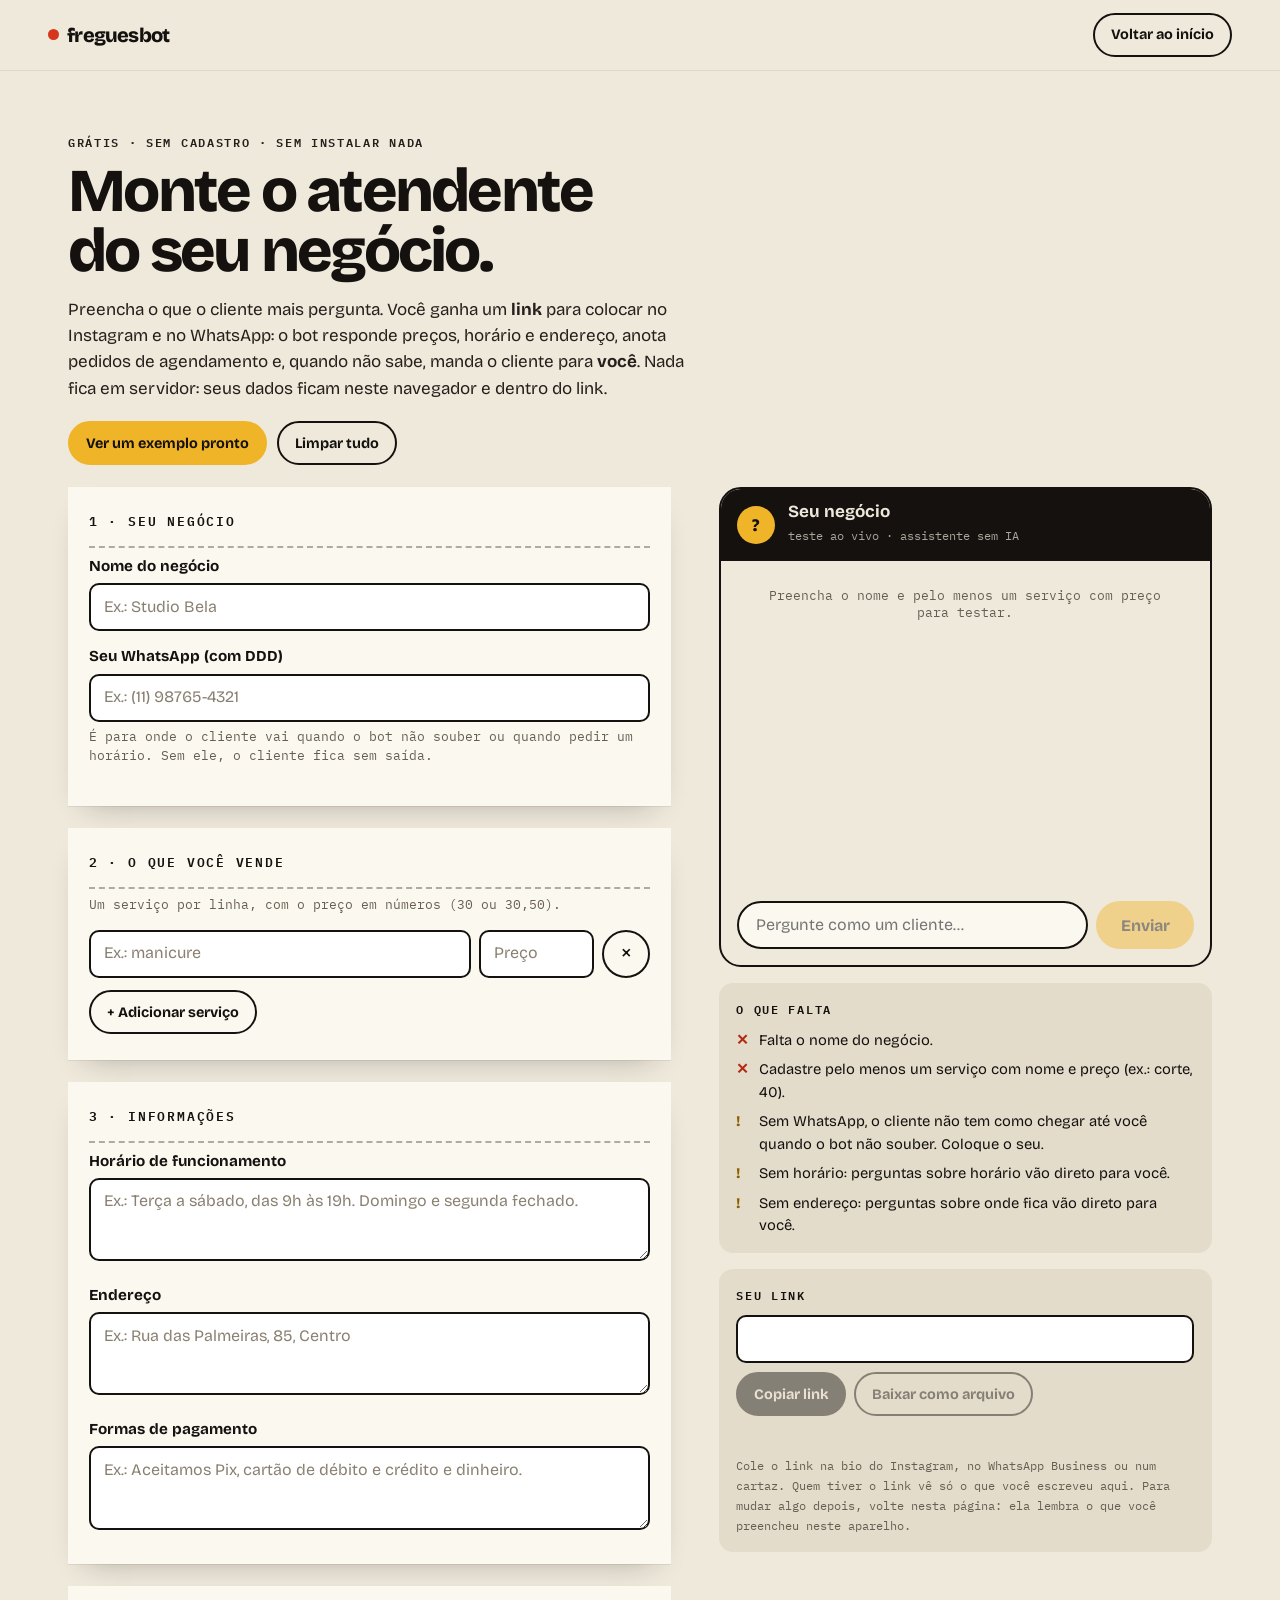
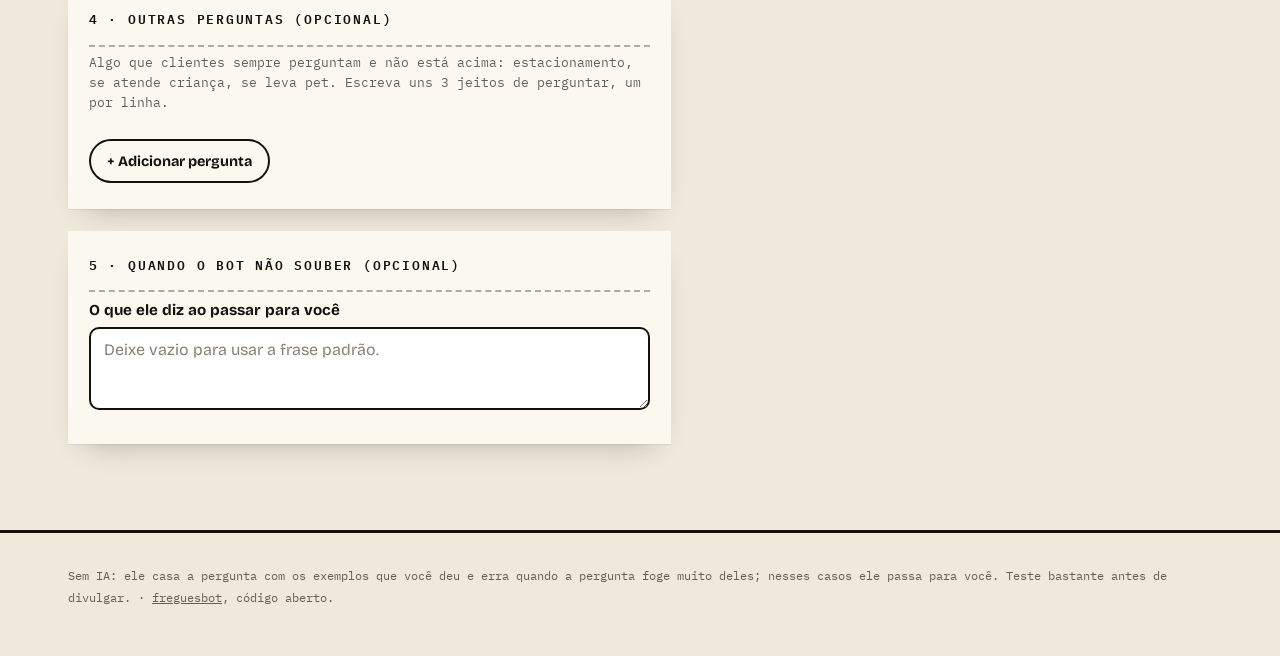
<file: docs/montar.html>
<!doctype html>
<html lang="pt-BR">
<head>
<meta charset="utf-8">
<meta name="viewport" content="width=device-width,initial-scale=1,viewport-fit=cover">
<title>Monte o atendente do seu negócio · freguesbot</title>
<meta name="description" content="Preencha preços, horário e endereço e ganhe um link de atendimento para o seu WhatsApp e Instagram. Grátis, sem IA, sem cadastro e sem instalar nada.">
<meta name="theme-color" content="#efe9dc">
<link rel="icon" href="data:,">
<link rel="stylesheet" href="tool.css">
</head>
<body>
<header class="top">
  <a class="logo" href="index.html" aria-label="freguesbot, página inicial"><i></i>freguesbot</a>
  <a class="btn mini ghost" href="index.html">Voltar ao início</a>
</header>
<main class="wrap">
  <section class="head" aria-labelledby="h1">
    <p class="eyebrow">Grátis · sem cadastro · sem instalar nada</p>
    <h1 id="h1">Monte o atendente do seu negócio.</h1>
    <p>Preencha o que o cliente mais pergunta. Você ganha um <strong>link</strong> para colocar no Instagram e no WhatsApp: o bot responde preços, horário e endereço, anota pedidos de agendamento e, quando não sabe, manda o cliente para <strong>você</strong>. Nada fica em servidor: seus dados ficam neste navegador e dentro do link.</p>
    <div class="row">
      <button class="btn gold mini" type="button" id="ex">Ver um exemplo pronto</button>
      <button class="btn ghost mini" type="button" id="clear">Limpar tudo</button>
    </div>
  </section>

  <div class="build">
    <form id="f" autocomplete="off" novalidate>
      <fieldset class="card">
        <legend>1 · Seu negócio</legend>
        <label for="nome">Nome do negócio</label>
        <input class="field" id="nome" data-f="nome" maxlength="60" placeholder="Ex.: Studio Bela">
        <label for="whats">Seu WhatsApp (com DDD)</label>
        <input class="field" id="whats" data-f="whats" inputmode="tel" maxlength="20" placeholder="Ex.: (11) 98765-4321">
        <p class="hint">É para onde o cliente vai quando o bot não souber ou quando pedir um horário. Sem ele, o cliente fica sem saída.</p>
      </fieldset>

      <fieldset class="card">
        <legend>2 · O que você vende</legend>
        <p class="hint">Um serviço por linha, com o preço em números (30 ou 30,50).</p>
        <div class="rows" id="serv"></div>
        <button class="btn ghost mini add" type="button" id="addserv">+ Adicionar serviço</button>
      </fieldset>

      <fieldset class="card">
        <legend>3 · Informações</legend>
        <label for="horario">Horário de funcionamento</label>
        <textarea id="horario" data-f="horario" maxlength="300" placeholder="Ex.: Terça a sábado, das 9h às 19h. Domingo e segunda fechado."></textarea>
        <label for="endereco">Endereço</label>
        <textarea id="endereco" data-f="endereco" maxlength="300" placeholder="Ex.: Rua das Palmeiras, 85, Centro"></textarea>
        <label for="pagamento">Formas de pagamento</label>
        <textarea id="pagamento" data-f="pagamento" maxlength="300" placeholder="Ex.: Aceitamos Pix, cartão de débito e crédito e dinheiro."></textarea>
      </fieldset>

      <fieldset class="card">
        <legend>4 · Outras perguntas (opcional)</legend>
        <p class="hint">Algo que clientes sempre perguntam e não está acima: estacionamento, se atende criança, se leva pet. Escreva uns 3 jeitos de perguntar, um por linha.</p>
        <div class="rows" id="faqs"></div>
        <button class="btn ghost mini add" type="button" id="addfaq">+ Adicionar pergunta</button>
      </fieldset>

      <fieldset class="card">
        <legend>5 · Quando o bot não souber (opcional)</legend>
        <label for="handoff">O que ele diz ao passar para você</label>
        <textarea id="handoff" data-f="handoff" maxlength="200" placeholder="Deixe vazio para usar a frase padrão."></textarea>
      </fieldset>
    </form>

    <aside class="side" aria-label="Teste e link">
      <section class="chat" id="chat" aria-label="Teste do seu atendente">
        <header><span class="av" id="av" aria-hidden="true">?</span><div><b id="biz">Seu negócio</b><span>teste ao vivo · assistente sem IA</span></div></header>
        <div class="log" id="log" role="log" aria-live="polite" aria-label="Conversa de teste"></div>
        <div class="chips" id="chips" aria-label="Sugestões"></div>
        <form id="form" autocomplete="off">
          <label class="sr" for="msg">Pergunte como um cliente</label>
          <input id="msg" type="text" placeholder="Pergunte como um cliente…" maxlength="200" enterkeyhint="send" disabled>
          <button class="btn" type="submit" disabled>Enviar</button>
        </form>
      </section>

      <section class="panel" aria-labelledby="p1">
        <h2 id="p1">O que falta</h2>
        <ul class="issues" id="issues" aria-live="polite"></ul>
      </section>

      <section class="panel" id="queuebox" aria-labelledby="p2" hidden>
        <h2 id="p2">O bot não soube responder</h2>
        <p class="hint">Se for algo comum, ensine: vira uma pergunta extra.</p>
        <ul class="queue" id="queue"></ul>
      </section>

      <section class="panel" aria-labelledby="p3">
        <h2 id="p3">Seu link</h2>
        <div class="linkbox" id="linkbox">
          <label class="sr" for="link">Link do atendimento</label>
          <input class="field" id="link" readonly>
          <div class="row">
            <button class="btn mini" type="button" id="copy">Copiar link</button>
            <a class="btn ghost mini" id="open" target="_blank" rel="noopener">Abrir</a>
            <button class="btn ghost mini" type="button" id="dl">Baixar como arquivo</button>
          </div>
          <p class="status" id="st" role="status"></p>
          <p class="small">Cole o link na bio do Instagram, no WhatsApp Business ou num cartaz. Quem tiver o link vê só o que você escreveu aqui. Para mudar algo depois, volte nesta página: ela lembra o que você preencheu neste aparelho.</p>
        </div>
      </section>
    </aside>
  </div>
</main>
<footer class="f"><div class="wrap">Sem IA: ele casa a pergunta com os exemplos que você deu e erra quando a pergunta foge muito deles; nesses casos ele passa para você. Teste bastante antes de divulgar. · <a href="index.html">freguesbot</a>, código aberto.</div></footer>
<script src="kit.js"></script>
<script src="bot.js"></script>
<script src="chat.js"></script>
<script src="montar.js"></script>
</body>
</html>
</file>
<file: docs/style.css>
/* freguesbot — "a comanda do balcão". Sem framework, sem build. */
@font-face{font-family:"Bricolage";src:url(fonts/bricolage-grotesque-latin-wght-normal.woff2) format("woff2");font-weight:200 800;font-display:swap}
@font-face{font-family:"Plex Mono";src:url(fonts/ibm-plex-mono-latin-400-normal.woff2) format("woff2");font-weight:400;font-display:swap}
@font-face{font-family:"Plex Mono";src:url(fonts/ibm-plex-mono-latin-600-normal.woff2) format("woff2");font-weight:600;font-display:swap}

:root{
  --paper:#efe9dc;--paper2:#e4dccb;--ink:#14110f;--ink2:#25201c;--receipt:#fbf8f0;
  --tomato:#d6361c;--tomato-d:#b32a14;--mustard:#f0b429;--teal:#0f6b5c;--mute:#675e53;--mute-l:#a99f90;
  --display:"Bricolage","Helvetica Neue",Arial,sans-serif;--mono:"Plex Mono",ui-monospace,Menlo,Consolas,monospace;
  --pad:clamp(1.1rem,4vw,3rem);--max:1240px;--ease:cubic-bezier(.2,.7,.1,1);
}
*{box-sizing:border-box;margin:0}
h1,h2,h3{text-wrap:balance}
html{scroll-behavior:smooth;-webkit-text-size-adjust:100%;overflow-x:clip}
body{background:var(--paper);color:var(--ink);font:400 1.0625rem/1.55 var(--display);overflow-x:hidden}
body::after{content:"";position:fixed;inset:0;pointer-events:none;z-index:90;opacity:.05;
  background-image:url("data:image/svg+xml,%3Csvg xmlns='http://www.w3.org/2000/svg' width='160' height='160'%3E%3Cfilter id='n'%3E%3CfeTurbulence type='fractalNoise' baseFrequency='.8' numOctaves='2' stitchTiles='stitch'/%3E%3C/filter%3E%3Crect width='100%25' height='100%25' filter='url(%23n)'/%3E%3C/svg%3E")}
a{color:inherit}
button{font:inherit;color:inherit;cursor:pointer}
:focus-visible{outline:3px solid var(--tomato);outline-offset:3px;border-radius:4px}
.sr{position:absolute;width:1px;height:1px;overflow:hidden;clip:rect(0 0 0 0);white-space:nowrap}
.skip{position:fixed;left:1rem;top:-4rem;z-index:200;background:var(--ink);color:var(--paper);padding:.7rem 1rem;border-radius:8px;transition:top .2s}
.skip:focus{top:1rem}
.mono{font-family:var(--mono)}
.eyebrow{font:600 .75rem/1.3 var(--mono);letter-spacing:.14em;text-transform:uppercase;color:var(--mute)}
.wrap{max-width:var(--max);margin:0 auto;padding:0 var(--pad)}

/* progresso e topo */
.bar{position:fixed;top:0;left:0;right:0;height:3px;background:var(--tomato);transform-origin:0 50%;transform:scaleX(var(--p,0));z-index:120}
.top{position:fixed;top:0;left:0;right:0;z-index:100;display:flex;align-items:center;justify-content:space-between;gap:1rem;padding:.8rem var(--pad);
  background:color-mix(in srgb,var(--paper) 93%,transparent);backdrop-filter:blur(10px);-webkit-backdrop-filter:blur(10px);border-bottom:1px solid #14110f14}
.logo{font:800 1.25rem/1 var(--display);letter-spacing:-.04em;text-decoration:none;display:flex;align-items:center;gap:.5rem}
.logo i{width:.7rem;height:.7rem;border-radius:50%;background:var(--tomato);display:inline-block}
.top nav{display:flex;align-items:center;gap:1.4rem}
.top nav a{font:600 .72rem var(--mono);letter-spacing:.12em;text-transform:uppercase;text-decoration:none;padding:.5rem 0}
.top nav a:hover{color:var(--tomato-d)}
.top nav .nav-link{display:none}
@media(min-width:760px){.top nav .nav-link{display:inline}}
.btn{display:inline-flex;align-items:center;justify-content:center;gap:.6rem;min-height:48px;padding:.8rem 1.4rem;border-radius:999px;border:2px solid var(--ink);
  background:var(--ink);color:var(--paper);font:700 1rem var(--display);text-decoration:none;transition:background .2s,color .2s,transform .2s var(--ease)}
.btn:hover{background:var(--tomato);border-color:var(--tomato)}
.btn.ghost{background:transparent;color:var(--ink)}
.btn.ghost:hover{background:var(--ink);color:var(--paper);border-color:var(--ink)}
.btn.mini{min-height:44px;padding:.5rem 1rem;font-size:.85rem}
.btn.gold{background:var(--mustard);border-color:var(--mustard);color:var(--ink)}
.btn.gold:hover{background:var(--paper);border-color:var(--paper)}

/* reveal (só com JS) */
.js .rv{opacity:0;transform:translateY(28px);transition:opacity .8s var(--ease),transform .8s var(--ease);transition-delay:var(--d,0s)}
.js .rv.in{opacity:1;transform:none}

/* hero */
.hero,.pay,.demo{overflow-x:clip}
.hero{min-height:100svh;display:grid;align-items:center;padding:7rem 0 4rem}
.hero .wrap{display:grid;gap:3rem;align-items:center;width:100%}
@media(min-width:980px){.hero .wrap{grid-template-columns:1.25fr .75fr;gap:4rem}}
.hero h1{font:800 clamp(2.3rem,10.2vw,4.8rem)/.92 var(--display);letter-spacing:-.045em;margin:1.2rem 0 1.6rem}
@media(min-width:980px){.hero h1{font-size:clamp(2.6rem,5.4vw,4.8rem)}}
.hero h1 .l{display:block;overflow:hidden;padding-bottom:.08em;white-space:nowrap}
.hero h1 .l>span{display:inline-block}
.js .hero h1 .l>span{transform:translateY(110%);transition:transform .9s var(--ease);transition-delay:var(--d,0s)}
.js .hero.in h1 .l>span{transform:none}
.hero h1 .t{color:var(--tomato)}
.hero h1 .m{background:linear-gradient(var(--mustard),var(--mustard)) 0 88%/100% 46% no-repeat;padding:0 .12em;margin-left:-.12em}
.js .hero h1 .m{background-size:0 46%;transition:background-size .9s var(--ease) .7s}
.js .hero.in h1 .m{background-size:100% 46%}
.lede{font-size:clamp(1.05rem,2.2vw,1.3rem);max-width:34rem;color:var(--ink2)}
.cta{display:flex;flex-wrap:wrap;gap:.8rem;margin-top:2rem}

/* comanda */
.ticket{position:relative;background:var(--receipt);font:400 .95rem/1.5 var(--mono);padding:1.6rem 1.5rem 2rem;max-width:26rem;width:100%;justify-self:center;
  box-shadow:0 1px 0 #0001,0 18px 40px -18px #14110f55;transform:rotate(1.4deg)}
.ticket::after{content:"";position:absolute;left:0;right:0;bottom:-11px;height:12px;
  background:linear-gradient(-45deg,transparent 7px,var(--receipt) 0),linear-gradient(45deg,transparent 7px,var(--receipt) 0);background-size:14px 12px;background-repeat:repeat-x}
.ticket h2,.ticket h3{font:600 .8rem var(--mono);letter-spacing:.16em;text-transform:uppercase;text-align:left;margin-bottom:.3rem}
.ticket .sub{text-align:left;font-size:.72rem;color:var(--mute);margin-bottom:1rem}
.ticket ul{list-style:none;padding:0;border-top:2px dashed #14110f66;border-bottom:2px dashed #14110f66;padding:.9rem 0;margin:0}
.ticket li{display:flex;align-items:baseline;gap:.4rem;padding:.2rem 0}
.ticket li i{flex:1;border-bottom:2px dotted #14110f55;transform:translateY(-3px);min-width:1rem}
.ticket li b{font-weight:600;white-space:nowrap}
.ticket li.no b{color:var(--tomato-d)}
.js .ticket li{opacity:0;transform:translateX(-10px);transition:opacity .5s var(--ease),transform .5s var(--ease);transition-delay:var(--d,0s)}
.js .ticket.in li{opacity:1;transform:none}
.ticket .total{display:flex;justify-content:space-between;align-items:baseline;font:600 1.15rem var(--mono);padding-top:.9rem}
.ticket .total b{font:800 2.2rem/1 var(--display);letter-spacing:-.03em}
.ticket .foot{font-size:.72rem;color:var(--mute);text-align:center;margin-top:1rem}
.stamp{position:absolute;right:1rem;top:1.1rem;border:3px solid var(--tomato);color:var(--tomato-d);padding:.25rem .7rem;font:600 1.05rem var(--mono);letter-spacing:.16em;border-radius:6px;transform:rotate(-13deg);background:#fbf8f0cc}
.js .stamp{opacity:0;transform:rotate(-13deg) scale(2.3);transition:opacity .2s 1.1s,transform .35s cubic-bezier(.3,1.6,.5,1) 1.1s}
.js .ticket.in .stamp{opacity:.95;transform:rotate(-13deg) scale(1)}

/* faixa */
.marquee{background:var(--ink);color:var(--paper);overflow:hidden;padding:1.1rem 0;border-block:3px solid var(--ink)}
.marquee .track{display:flex;width:max-content;animation:slide 38s linear infinite}
.marquee:hover .track{animation-play-state:paused}
.marquee p{font:600 clamp(1.2rem,3vw,1.9rem) var(--display);letter-spacing:-.02em;white-space:nowrap;padding-right:1.6rem}
.marquee p span{color:var(--mustard);padding:0 1.6rem}
@keyframes slide{to{transform:translateX(-50%)}}

/* afirmação por palavras */
.say{padding-block:clamp(5rem,14vw,10rem)}
.say p{font:800 clamp(1.9rem,5.6vw,4.2rem)/1.08 var(--display);letter-spacing:-.04em;max-width:22ch}
.say .w{color:var(--mute-l);transition:color .35s}
.say .w.on{color:var(--ink)}
.say .w.t.on{color:var(--tomato)}

/* demo */
.demo{background:var(--ink);color:var(--paper);padding:clamp(4rem,10vw,8rem) 0}
.demo h2{font:800 clamp(2rem,5.6vw,4rem)/1 var(--display);letter-spacing:-.045em;margin:.8rem 0 1rem;max-width:18ch}
.demo .intro{max-width:36rem;color:#efe9dccc}
.demo .eyebrow{color:var(--mustard)}
.stage{display:grid;gap:1.6rem;margin-top:2.4rem}
@media(min-width:980px){.stage{grid-template-columns:minmax(0,1fr) minmax(0,.9fr);gap:2.4rem;align-items:start}}
.phone{background:#1f1a16;border:1px solid #efe9dc26;border-radius:28px;overflow:hidden;display:flex;flex-direction:column;min-height:34rem;max-height:40rem}
.phone header{display:flex;align-items:center;gap:.8rem;padding:.9rem 1.1rem;border-bottom:1px solid #efe9dc22}
.phone .av{width:2.4rem;height:2.4rem;border-radius:50%;background:var(--mustard);color:var(--ink);display:grid;place-items:center;font:800 1.1rem var(--display)}
.phone header b{display:block;font-weight:700;line-height:1.1}
.phone header span{font:400 .72rem var(--mono);color:#efe9dc99}
.log{flex:1;overflow-y:auto;padding:1rem 1.1rem;display:flex;flex-direction:column;gap:.7rem;scroll-behavior:smooth}
.msg{max-width:84%;padding:.65rem .95rem;border-radius:18px;font-size:.98rem;line-height:1.4;animation:pop .25s var(--ease)}
.msg.bot{background:var(--paper);color:var(--ink);border-bottom-left-radius:4px;align-self:flex-start}
.msg.me{background:var(--mustard);color:var(--ink);border-bottom-right-radius:4px;align-self:flex-end}
.msg.human{background:var(--paper);color:var(--ink);border-left:5px solid var(--tomato);align-self:flex-start}
.msg small{display:block;font:600 .66rem var(--mono);letter-spacing:.1em;text-transform:uppercase;color:var(--tomato-d);margin-bottom:.2rem}
.msg.sys{align-self:center;background:transparent;color:#efe9dc99;font:400 .78rem var(--mono);text-align:center;max-width:100%}
.dots{display:inline-flex;gap:.25rem;padding:.2rem 0}
.dots i{width:.45rem;height:.45rem;border-radius:50%;background:var(--ink);opacity:.35;animation:blink 1s infinite}
.dots i:nth-child(2){animation-delay:.15s}.dots i:nth-child(3){animation-delay:.3s}
@keyframes blink{50%{opacity:1}}@keyframes pop{from{opacity:0;transform:translateY(8px)}}
.chips{display:flex;gap:.5rem;overflow-x:auto;padding:.7rem 1.1rem;border-top:1px solid #efe9dc22;scrollbar-width:thin}
.chips button{flex:none;min-height:44px;padding:.4rem .9rem;border-radius:999px;border:1.5px solid #efe9dc55;background:transparent;color:var(--paper);font:400 .82rem var(--mono);transition:background .2s,color .2s}
.chips button:hover{background:var(--paper);color:var(--ink)}
.chips button.risk{border-color:var(--tomato);color:#ff9b85}
.chips button.risk:hover{background:var(--tomato);color:#fff}
.phone form{display:flex;gap:.5rem;padding:.8rem 1.1rem 1.1rem}
.phone input{flex:1;min-width:0;min-height:48px;border-radius:999px;border:1.5px solid #efe9dc55;background:#14110f;color:var(--paper);padding:0 1.1rem;font:inherit;font-size:1rem}
.phone input::placeholder{color:#efe9dc88}
.phone form .btn{background:var(--mustard);border-color:var(--mustard);color:var(--ink)}
.phone form .btn:hover{background:var(--paper);border-color:var(--paper)}
.phone[data-state=loading] .log::before{content:"carregando o bot…";font:400 .8rem var(--mono);color:#efe9dc99}
.fail{padding:1.4rem;text-align:center;color:var(--paper)}
.fail p{margin-bottom:1rem}
/* painel do cérebro */
.brain{border:1.5px solid #efe9dc33;border-radius:20px;padding:1.4rem;display:grid;gap:1.4rem}
.brain h3{font:600 .72rem var(--mono);letter-spacing:.14em;text-transform:uppercase;color:var(--mustard);margin-bottom:.6rem}
.toks{display:flex;flex-wrap:wrap;gap:.4rem;min-height:2rem}
.toks span{font:400 .82rem var(--mono);background:#efe9dc1a;padding:.2rem .55rem;border-radius:6px}
.toks em{font:400 .82rem var(--mono);color:#efe9dc88;font-style:normal}
.bars{display:grid;gap:.55rem}
.bar-row{display:grid;grid-template-columns:7.5rem 1fr 2.6rem;gap:.6rem;align-items:center;font:400 .82rem var(--mono)}
.bar-row .tr{height:.7rem;background:#efe9dc1a;border-radius:99px;overflow:hidden}
.bar-row .fl{height:100%;background:var(--mustard);border-radius:99px;transform-origin:0 50%;transform:scaleX(var(--v,0));transition:transform .6s var(--ease)}
.bar-row.top1 .fl{background:var(--paper)}
.bar-row b{font-weight:600;text-align:right}
.verdict{font:800 clamp(1.4rem,3vw,2rem)/1.05 var(--display);letter-spacing:-.03em;padding:.7rem 1rem;border-radius:12px;background:#efe9dc14;transition:background .3s,color .3s}
.verdict[data-d=answer]{background:var(--teal);color:#fff}
.verdict[data-d=clarify],.verdict[data-d=booking-step],.verdict[data-d=booking-done]{background:var(--mustard);color:var(--ink)}
.verdict[data-d=handoff]{background:var(--tomato);color:#fff}
.brain .rule{font:400 .78rem/1.5 var(--mono);color:#efe9dcaa}
.owner{font:400 .82rem var(--mono);color:#efe9dccc}
.owner ol{margin:.5rem 0 0 1.1rem;padding:0}
.demo .note{margin-top:1.6rem;font-size:.95rem;color:#efe9dcb3;max-width:46rem}

/* baixar */
.make{padding-block:clamp(3.5rem,9vw,6rem);display:grid;gap:1rem;justify-items:start}
.make h2{font:800 clamp(2rem,5.6vw,3.6rem)/1 var(--display);letter-spacing:-.045em;max-width:16ch}
.make>p:not(.eyebrow){max-width:38rem;color:var(--ink2)}
.get{list-style:none;padding:0;display:grid;gap:1rem;width:100%;margin-top:1rem}
@media(min-width:760px){.get{grid-template-columns:repeat(2,minmax(0,1fr))}}
@media(min-width:1100px){.get{grid-template-columns:repeat(4,minmax(0,1fr))}}
.get li{display:flex;flex-direction:column;align-items:flex-start;gap:.5rem;background:var(--receipt);padding:1.2rem 1.2rem 1.4rem;box-shadow:0 1px 0 #0001,0 14px 30px -18px #14110f55}
.get b{font:600 .8rem var(--mono);letter-spacing:.1em;text-transform:uppercase}
.get p{color:var(--ink2);flex:1;font-size:.98rem}
.get .btn{margin-top:.6rem}

/* bots */
.bots{padding-block:clamp(4rem,10vw,8rem)}
.bots h2,.pay h2{font:800 clamp(2rem,5.6vw,4rem)/1 var(--display);letter-spacing:-.045em;margin:.8rem 0 2.4rem;max-width:16ch}
.item{display:grid;gap:.6rem 2rem;padding:1.6rem 0;border-top:3px solid var(--ink)}
.item:last-of-type{border-bottom:3px solid var(--ink)}
@media(min-width:900px){.item{grid-template-columns:5rem 1.1fr 1.3fr;align-items:start}}
.item .n{font:600 .9rem var(--mono);color:var(--tomato-d)}
.item h3{font:800 clamp(1.6rem,3.4vw,2.4rem)/1 var(--display);letter-spacing:-.035em}
.item p{color:var(--ink2);max-width:36rem}
.chip{display:inline-block;margin-top:.8rem;font:600 .7rem var(--mono);letter-spacing:.08em;text-transform:uppercase;padding:.3rem .7rem;border-radius:99px;border:1.5px solid var(--ink)}
.chip.ok{background:var(--teal);border-color:var(--teal);color:#fff}
.chip.half{background:var(--mustard);border-color:var(--mustard)}
.item>*{transition:transform .35s var(--ease)}
@media(hover:hover){.item:hover>h3{transform:translateX(10px)}}
.nots{margin-top:2.4rem;background:var(--paper2);border-radius:16px;padding:1.4rem 1.6rem}
.nots h3{font:600 .75rem var(--mono);letter-spacing:.14em;text-transform:uppercase;margin-bottom:.6rem}
.nots ul{padding-left:1.1rem;display:grid;gap:.3rem}

/* pagamento */
.pay{background:var(--paper2);padding:clamp(4rem,10vw,8rem) 0;border-top:3px solid var(--ink)}
.pay .grid{display:grid;gap:3rem;align-items:center}
@media(min-width:980px){.pay .grid{grid-template-columns:1fr 1fr;gap:5rem}}
.pay h2{margin-bottom:1.2rem}
.pay p.l{max-width:30rem;color:var(--ink2);margin-bottom:1.6rem}
.pay .ticket{transform:rotate(-1.2deg);max-width:28rem}
.pay .ticket .total b{font-size:3rem}
.pixbox{display:grid;gap:.7rem;margin-top:1.4rem}
.pixbox .key{font:400 .8rem/1.6 var(--mono);color:var(--mute);overflow-wrap:anywhere}
.pixbox .key span{display:block}
@media(min-width:760px){.pixbox .btn{justify-self:start}}
.pixbox textarea{width:100%;font:400 .75rem var(--mono);padding:.7rem;border-radius:10px;border:1.5px solid var(--ink);background:var(--receipt);resize:none}
.status{font:600 .85rem var(--mono);min-height:1.4rem;color:var(--teal)}
.status.err{color:var(--tomato-d)}
footer{padding:2.4rem 0 3rem;font:400 .78rem/1.7 var(--mono);color:var(--mute);border-top:3px solid var(--ink)}
footer a{color:var(--ink)}
.hide{display:none!important}

/* movimento reduzido: tudo visível e parado */
@media(prefers-reduced-motion:reduce){
  html{scroll-behavior:auto}
  *,*::before,*::after{animation:none!important;transition:none!important}
  .js .rv,.js .hero h1 .l>span,.js .ticket li{opacity:1!important;transform:none!important}
  .js .hero h1 .m{background-size:100% 46%!important}
  .js .stamp{opacity:.95!important;transform:rotate(-13deg)!important}
  .marquee .track{flex-wrap:wrap;width:auto}
  .say .w{color:var(--ink)}.say .w.t{color:var(--tomato)}
}
@media(prefers-reduced-motion:reduce){.marquee .dup{display:none}}
@media(max-width:480px){.stamp{font-size:.9rem;padding:.2rem .55rem;right:.8rem}}
</file>
<file: docs/tool.css>
/* Montador e atendimento do freguesbot. Autônomo: serve também dentro do arquivo .html baixado. */
@font-face{font-family:"Bricolage";src:url(fonts/bricolage-grotesque-latin-wght-normal.woff2) format("woff2");font-weight:200 800;font-display:swap}
@font-face{font-family:"Plex Mono";src:url(fonts/ibm-plex-mono-latin-400-normal.woff2) format("woff2");font-weight:400;font-display:swap}
@font-face{font-family:"Plex Mono";src:url(fonts/ibm-plex-mono-latin-600-normal.woff2) format("woff2");font-weight:600;font-display:swap}
:root{--paper:#efe9dc;--paper2:#e4dccb;--ink:#14110f;--ink2:#25201c;--receipt:#fbf8f0;--tomato:#d6361c;--tomato-d:#b32a14;--mustard:#f0b429;--teal:#0f6b5c;--mute:#675e53;
  --display:"Bricolage","Helvetica Neue",Arial,sans-serif;--mono:"Plex Mono",ui-monospace,Menlo,Consolas,monospace;--pad:clamp(1.1rem,4vw,3rem);--ease:cubic-bezier(.2,.7,.1,1)}
*{box-sizing:border-box;margin:0}
html{-webkit-text-size-adjust:100%;overflow-x:clip}
body{background:var(--paper);color:var(--ink);font:400 1.0625rem/1.55 var(--display);overflow-x:hidden}
a{color:inherit}button{font:inherit;color:inherit;cursor:pointer}
:focus-visible{outline:3px solid var(--tomato);outline-offset:3px;border-radius:4px}
.sr{position:absolute;width:1px;height:1px;overflow:hidden;clip:rect(0 0 0 0);white-space:nowrap}
.hide{display:none!important}
.eyebrow{font:600 .75rem/1.3 var(--mono);letter-spacing:.14em;text-transform:uppercase;color:var(--mute)}
.btn{display:inline-flex;align-items:center;justify-content:center;gap:.6rem;min-height:48px;padding:.8rem 1.4rem;border-radius:999px;border:2px solid var(--ink);background:var(--ink);color:var(--paper);font:700 1rem var(--display);text-decoration:none;transition:background .2s,color .2s}
.btn:hover{background:var(--tomato);border-color:var(--tomato)}
.btn:disabled{opacity:.45;cursor:not-allowed}.btn:disabled:hover{background:var(--ink);border-color:var(--ink)}
.btn.ghost{background:transparent;color:var(--ink)}.btn.ghost:hover{background:var(--ink);color:var(--paper);border-color:var(--ink)}
.btn.mini{min-height:44px;padding:.5rem 1rem;font-size:.9rem}
.btn.gold{background:var(--mustard);border-color:var(--mustard);color:var(--ink)}.btn.gold:hover{background:var(--paper);border-color:var(--ink)}
.btn.wa{background:var(--teal);border-color:var(--teal);color:#fff}.btn.wa:hover{background:#0b5246;border-color:#0b5246}

/* chat (claro): cliente e teste do dono */
.chat{background:var(--paper);display:flex;flex-direction:column;min-height:0;min-width:0}
.chat header{display:flex;align-items:center;gap:.8rem;padding:.8rem 1rem;background:var(--ink);color:var(--paper)}
.chat header>div{flex:1;min-width:0}
.chat .av{flex:none;width:2.4rem;height:2.4rem;border-radius:50%;background:var(--mustard);color:var(--ink);display:grid;place-items:center;font:800 1.1rem var(--display)}
.chat header b{display:block;font-weight:700;line-height:1.15;overflow-wrap:anywhere}
.chat header span:not(.av){font:400 .72rem var(--mono);color:#efe9dcb0}
.log{flex:1;overflow-y:auto;padding:1rem;display:flex;flex-direction:column;gap:.7rem}
.msg{max-width:86%;padding:.65rem .95rem;border-radius:18px;font-size:1rem;line-height:1.4;overflow-wrap:anywhere;animation:pop .25s var(--ease)}
.msg.bot{background:var(--receipt);box-shadow:0 1px 0 #14110f22;border-bottom-left-radius:4px;align-self:flex-start}
.msg.me{background:var(--mustard);border-bottom-right-radius:4px;align-self:flex-end}
.msg.human{background:var(--receipt);box-shadow:0 1px 0 #14110f22;border-left:5px solid var(--tomato);align-self:flex-start}
.msg small{display:block;font:600 .66rem var(--mono);letter-spacing:.1em;text-transform:uppercase;color:var(--tomato-d);margin-bottom:.2rem}
.msg.sys{align-self:center;background:transparent;color:var(--mute);font:400 .8rem var(--mono);text-align:center;max-width:100%}
.msg .btn{display:flex;margin-top:.6rem}
.msg a:not(.btn){color:var(--tomato-d)}
.dots{display:inline-flex;gap:.25rem;padding:.2rem 0}.dots i{width:.45rem;height:.45rem;border-radius:50%;background:var(--ink);opacity:.35;animation:blink 1s infinite}
.dots i:nth-child(2){animation-delay:.15s}.dots i:nth-child(3){animation-delay:.3s}
@keyframes blink{50%{opacity:1}}@keyframes pop{from{opacity:0;transform:translateY(8px)}}
.chips{display:flex;gap:.5rem;overflow-x:auto;padding:.6rem 1rem;scrollbar-width:thin}
.chips:empty{display:none}
.chips button{flex:none;min-height:44px;padding:.4rem .95rem;border-radius:999px;border:1.5px solid var(--ink);background:transparent;font:400 .85rem var(--mono);transition:background .2s,color .2s}
.chips button:hover{background:var(--ink);color:var(--paper)}
.chat form{display:flex;gap:.5rem;padding:.6rem 1rem 1rem}
.chat input{flex:1;min-width:0;min-height:48px;border-radius:999px;border:2px solid var(--ink);background:var(--receipt);padding:0 1.1rem;font:inherit;font-size:1rem}
.chat form .btn{background:var(--mustard);border-color:var(--mustard);color:var(--ink)}.chat form .btn:hover{background:var(--ink);border-color:var(--ink);color:var(--paper)}
.chat .foot{font:400 .72rem/1.5 var(--mono);color:var(--mute);padding:0 1rem 1.2rem;text-align:center}

/* página do cliente: ocupa a tela no celular, vira cartão no desktop */
.cust{min-height:100dvh;display:grid;grid-template-columns:minmax(0,1fr);place-items:stretch}
.cust .chat{height:100dvh;max-width:560px;width:100%;margin:0 auto}
@media(min-width:700px){.cust{padding:2rem 1rem;place-items:center}.cust .chat{height:min(46rem,calc(100dvh - 4rem));border-radius:28px;overflow:hidden;box-shadow:0 30px 60px -30px #14110f66;border:1px solid #14110f22}}

/* montador */
.top{position:sticky;top:0;z-index:50;display:flex;align-items:center;justify-content:space-between;gap:1rem;padding:.8rem var(--pad);background:color-mix(in srgb,var(--paper) 93%,transparent);backdrop-filter:blur(10px);-webkit-backdrop-filter:blur(10px);border-bottom:1px solid #14110f14}
.logo{font:800 1.25rem/1 var(--display);letter-spacing:-.04em;text-decoration:none;display:flex;align-items:center;gap:.5rem}
.logo i{width:.7rem;height:.7rem;border-radius:50%;background:var(--tomato)}
.wrap{max-width:1240px;margin:0 auto;padding:0 var(--pad)}
.head{padding:clamp(2rem,6vw,4rem) 0 1.4rem}
.head h1{font:800 clamp(2.1rem,7vw,3.8rem)/.98 var(--display);letter-spacing:-.045em;margin:.7rem 0 1rem;max-width:18ch;text-wrap:balance}
.head p{max-width:40rem;color:var(--ink2)}
.head .row{display:flex;flex-wrap:wrap;gap:.6rem;margin-top:1.2rem}
.build{display:grid;grid-template-columns:minmax(0,1fr);gap:2rem;padding-bottom:4rem}
@media(min-width:1000px){.build{grid-template-columns:minmax(0,1.1fr) minmax(0,.9fr);gap:3rem;align-items:start}.side{position:sticky;top:5rem}}
fieldset{border:0;padding:0;min-width:0}
.card{background:var(--receipt);padding:1.4rem 1.3rem 1.6rem;box-shadow:0 1px 0 #0001,0 14px 30px -18px #14110f55;margin-bottom:1.4rem;position:relative}
.card legend{float:left;width:100%;font:600 .8rem var(--mono);letter-spacing:.14em;text-transform:uppercase;padding:0 0 .9rem;margin-bottom:.4rem;border-bottom:2px dashed #14110f55}
.card legend+*{clear:both}
.hint{font:400 .82rem/1.5 var(--mono);color:var(--mute);margin:.3rem 0 .9rem}
label{display:block;font-weight:700;font-size:.95rem;margin:.9rem 0 .3rem}
.field,textarea,select{width:100%;min-height:48px;border-radius:10px;border:2px solid var(--ink);background:#fff;padding:.6rem .8rem;font:inherit;font-size:1rem;color:var(--ink)}
textarea{min-height:5.2rem;resize:vertical;line-height:1.45}
.field::placeholder,textarea::placeholder{color:#8a8072}
.rows{display:grid;gap:.7rem;margin-top:.4rem}
.rowx{display:grid;grid-template-columns:1fr 7.2rem 48px;gap:.5rem;align-items:center}
.rowx .field{min-width:0}
.rm{width:48px;height:48px;border-radius:50%;border:2px solid var(--ink);background:transparent;font-size:1.3rem;line-height:1}
.rm:hover{background:var(--tomato);border-color:var(--tomato);color:#fff}
.faq{display:grid;gap:.4rem;padding:.9rem;border:2px dashed #14110f66;border-radius:12px;position:relative}
.faq label{margin:.3rem 0 .2rem}
.faq .rm{justify-self:end}
.add{margin-top:.8rem}
.side .chat{height:30rem;border-radius:22px;overflow:hidden;border:2px solid var(--ink);margin-bottom:1rem}
.panel{background:var(--paper2);border-radius:14px;padding:1rem 1.1rem;margin-bottom:1rem}
.panel h2{font:600 .75rem var(--mono);letter-spacing:.14em;text-transform:uppercase;margin-bottom:.6rem}
.issues{list-style:none;padding:0;display:grid;gap:.4rem;font-size:.92rem}
.issues li{padding-left:1.4rem;position:relative}
.issues li::before{content:"✕";position:absolute;left:0;color:var(--tomato-d);font-weight:800}
.issues li.w::before{content:"!";color:#8a6100}
.issues li.ok::before{content:"✓";color:var(--teal)}
.linkbox{display:grid;gap:.6rem}
.linkbox input{font:400 .8rem var(--mono);overflow:hidden;text-overflow:ellipsis}
.linkbox .row{display:flex;flex-wrap:wrap;gap:.5rem}
.status{font:600 .85rem var(--mono);min-height:1.3rem;color:var(--teal)}.status.err{color:var(--tomato-d)}
.queue{list-style:none;padding:0;display:grid;gap:.5rem}
.queue li{display:flex;gap:.6rem;align-items:center;justify-content:space-between;font-size:.92rem}
.queue li span{overflow-wrap:anywhere}
.queue .btn{flex:none}
.small{font:400 .78rem/1.6 var(--mono);color:var(--mute)}
footer.f{padding:2rem 0 3rem;border-top:3px solid var(--ink);font:400 .78rem/1.7 var(--mono);color:var(--mute)}
@media(prefers-reduced-motion:reduce){*,*::before,*::after{animation:none!important;transition:none!important}}
@media(max-width:480px){.rowx{grid-template-columns:1fr 6rem 44px}.rm{width:44px;height:44px}}
</file>
